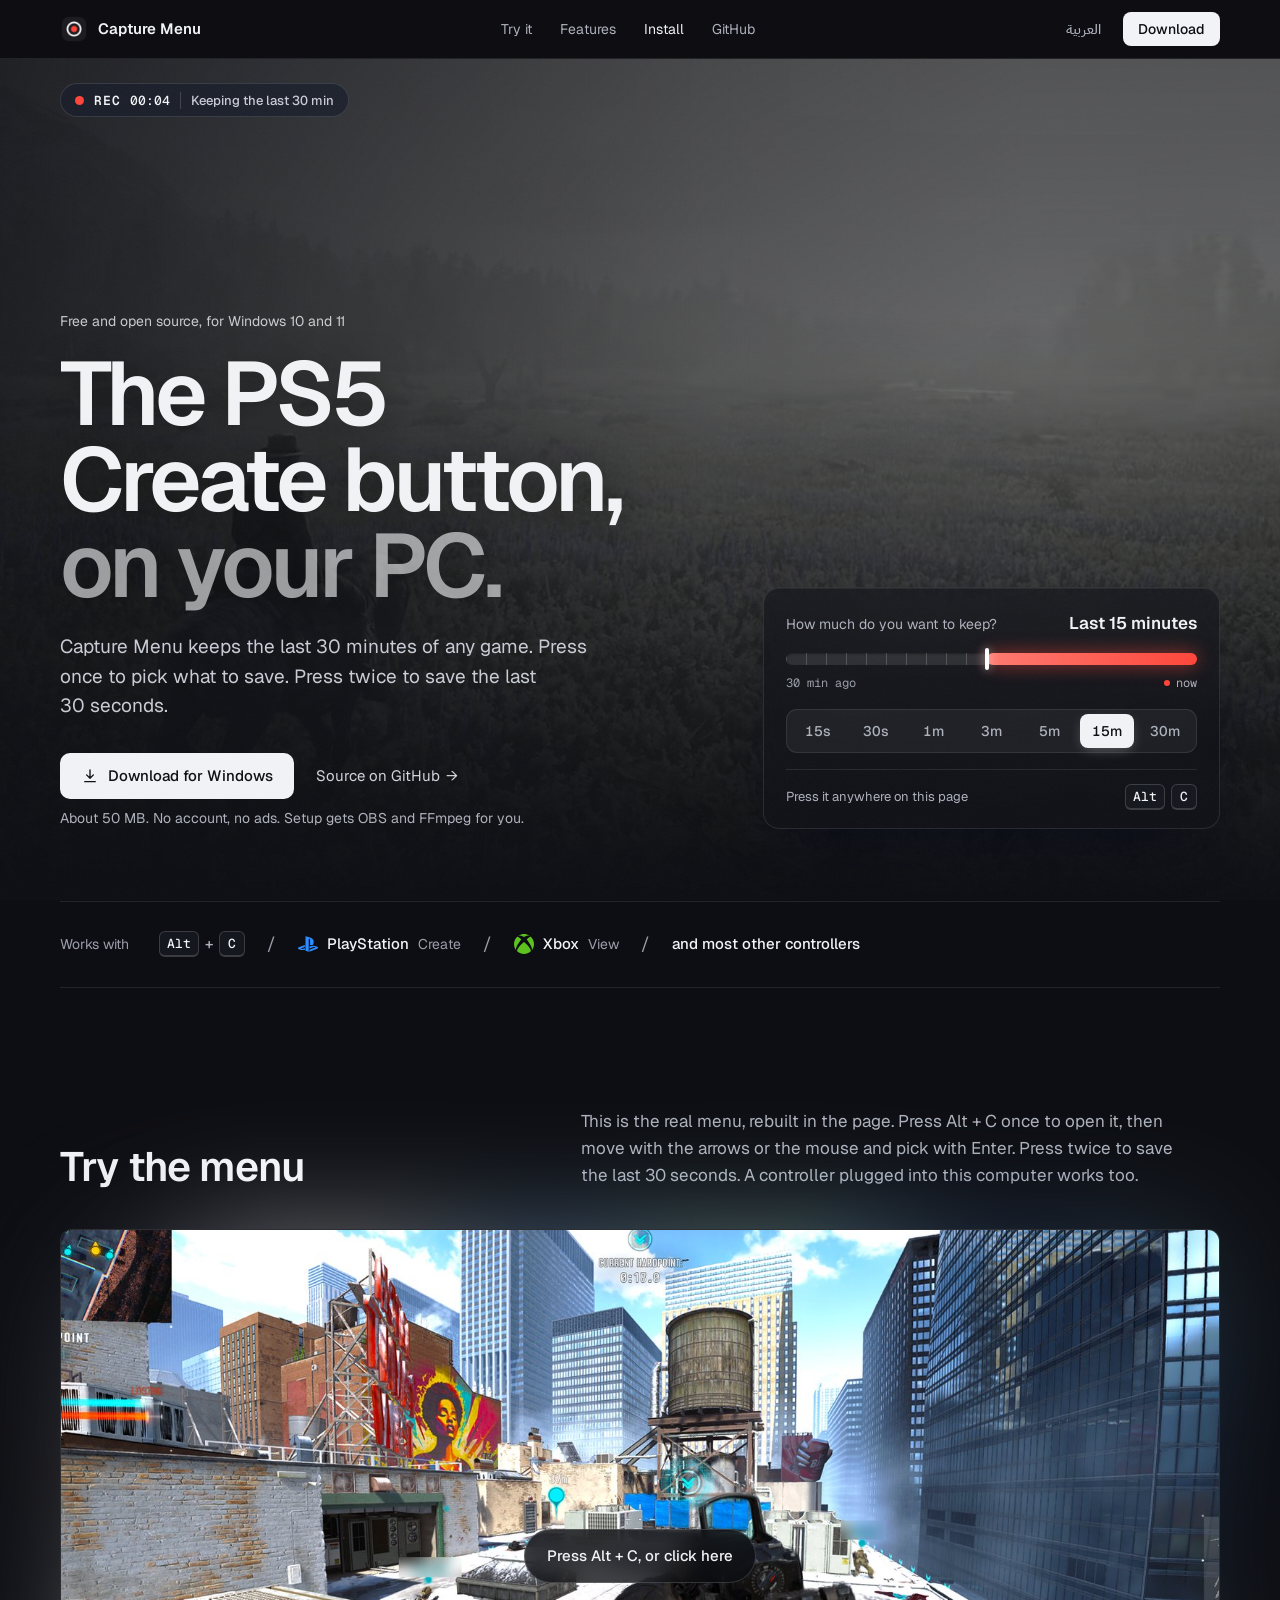
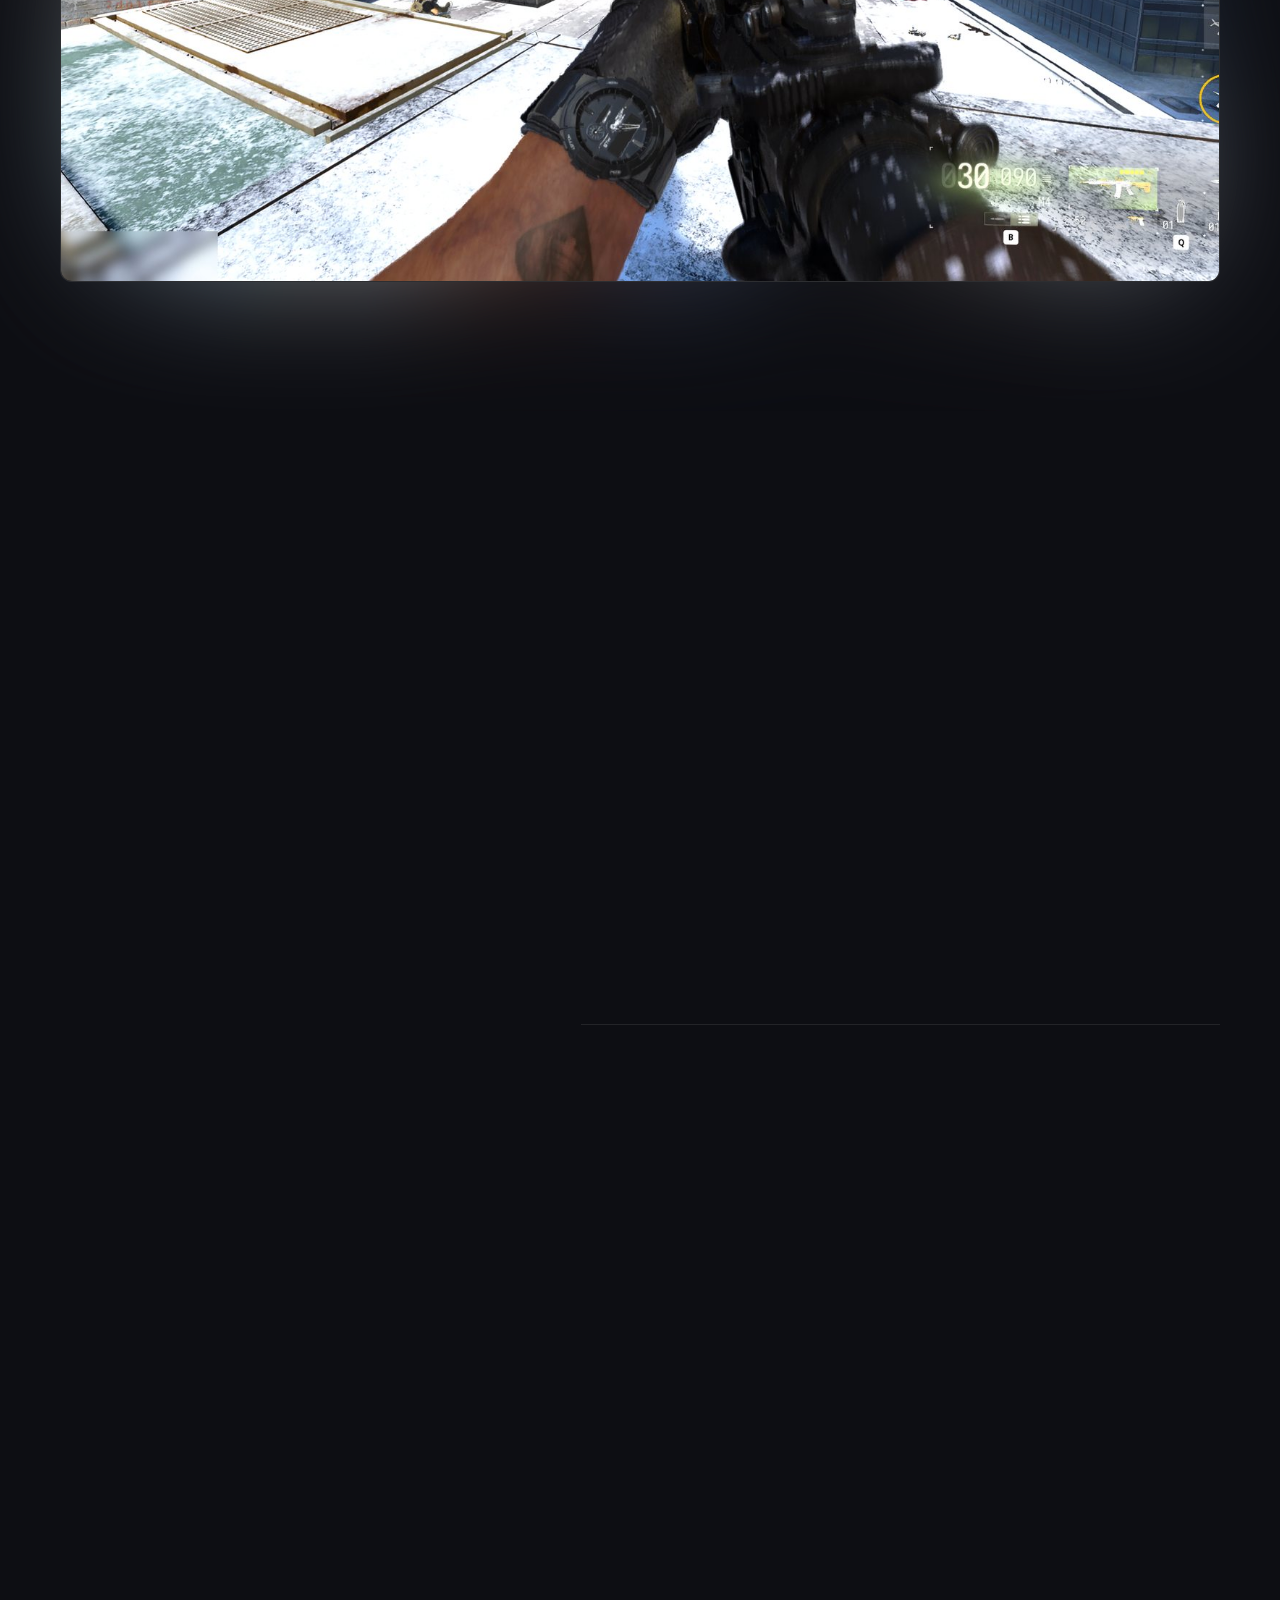
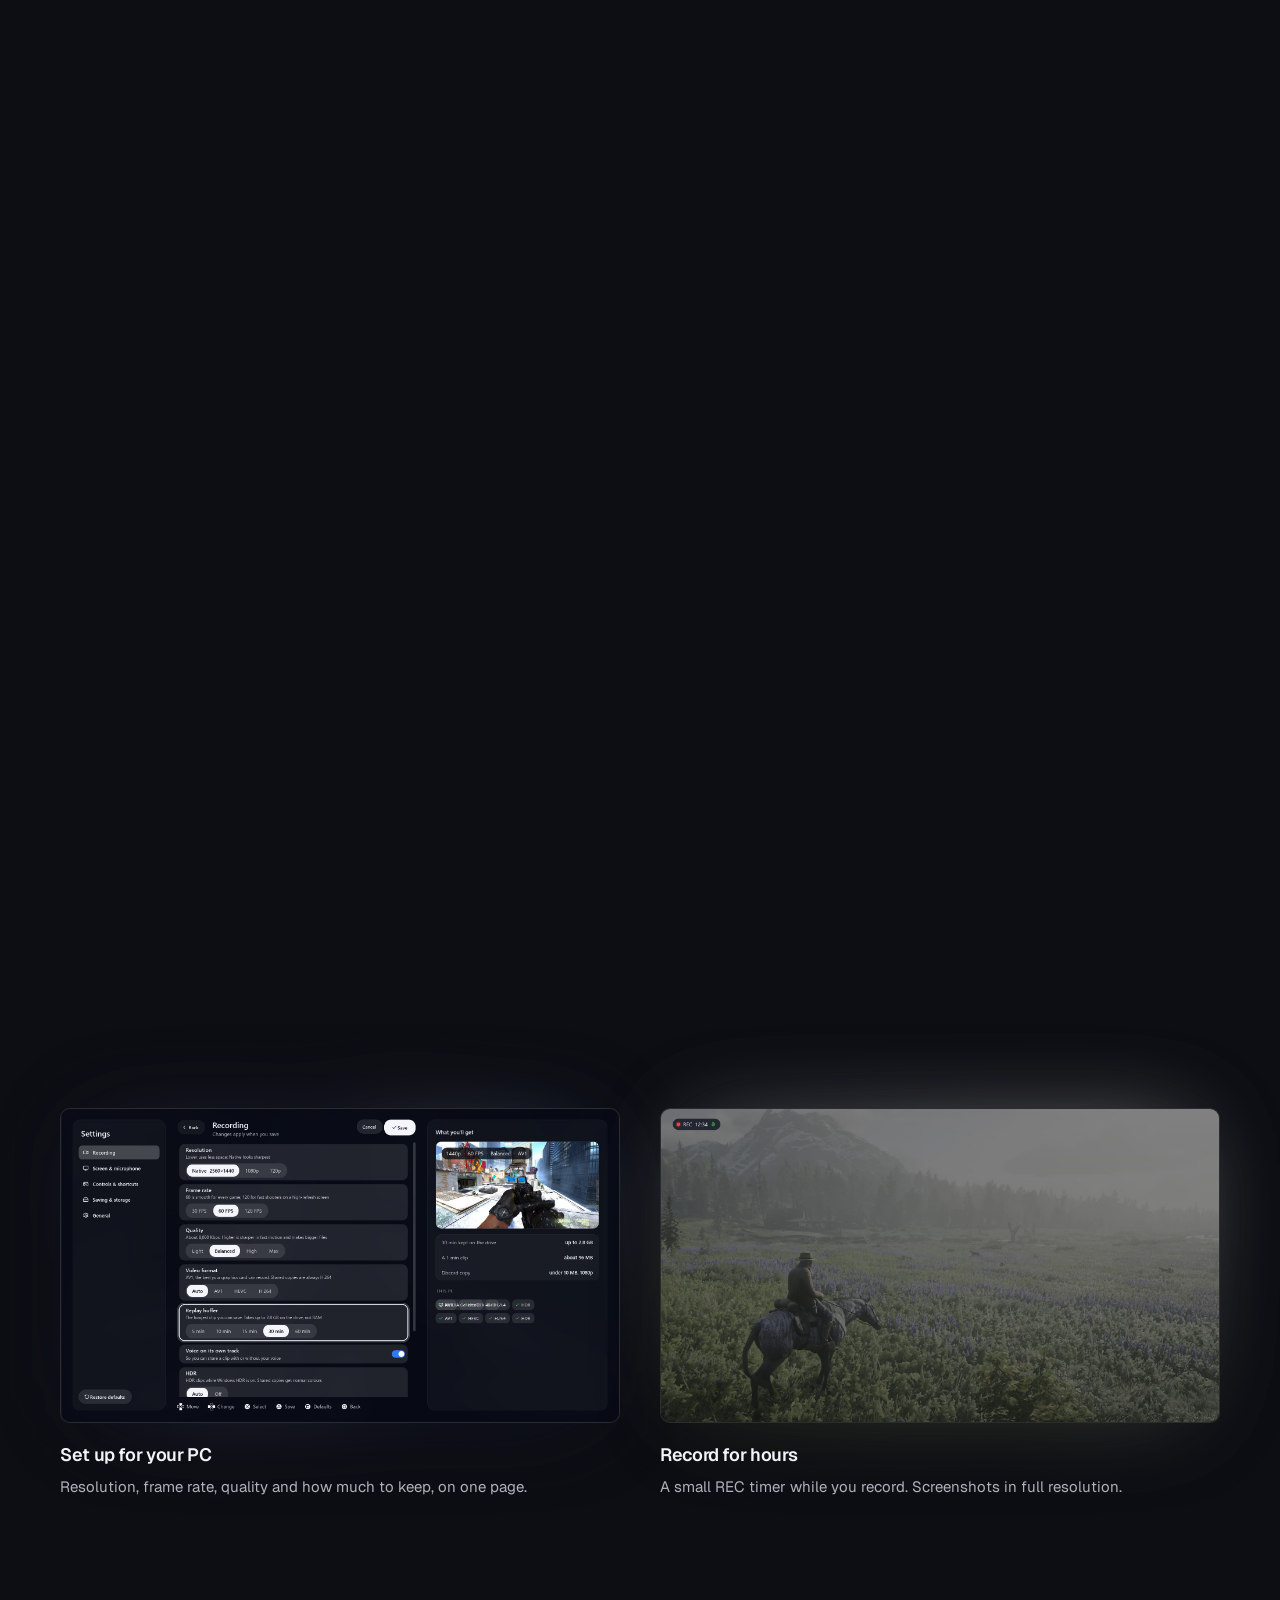
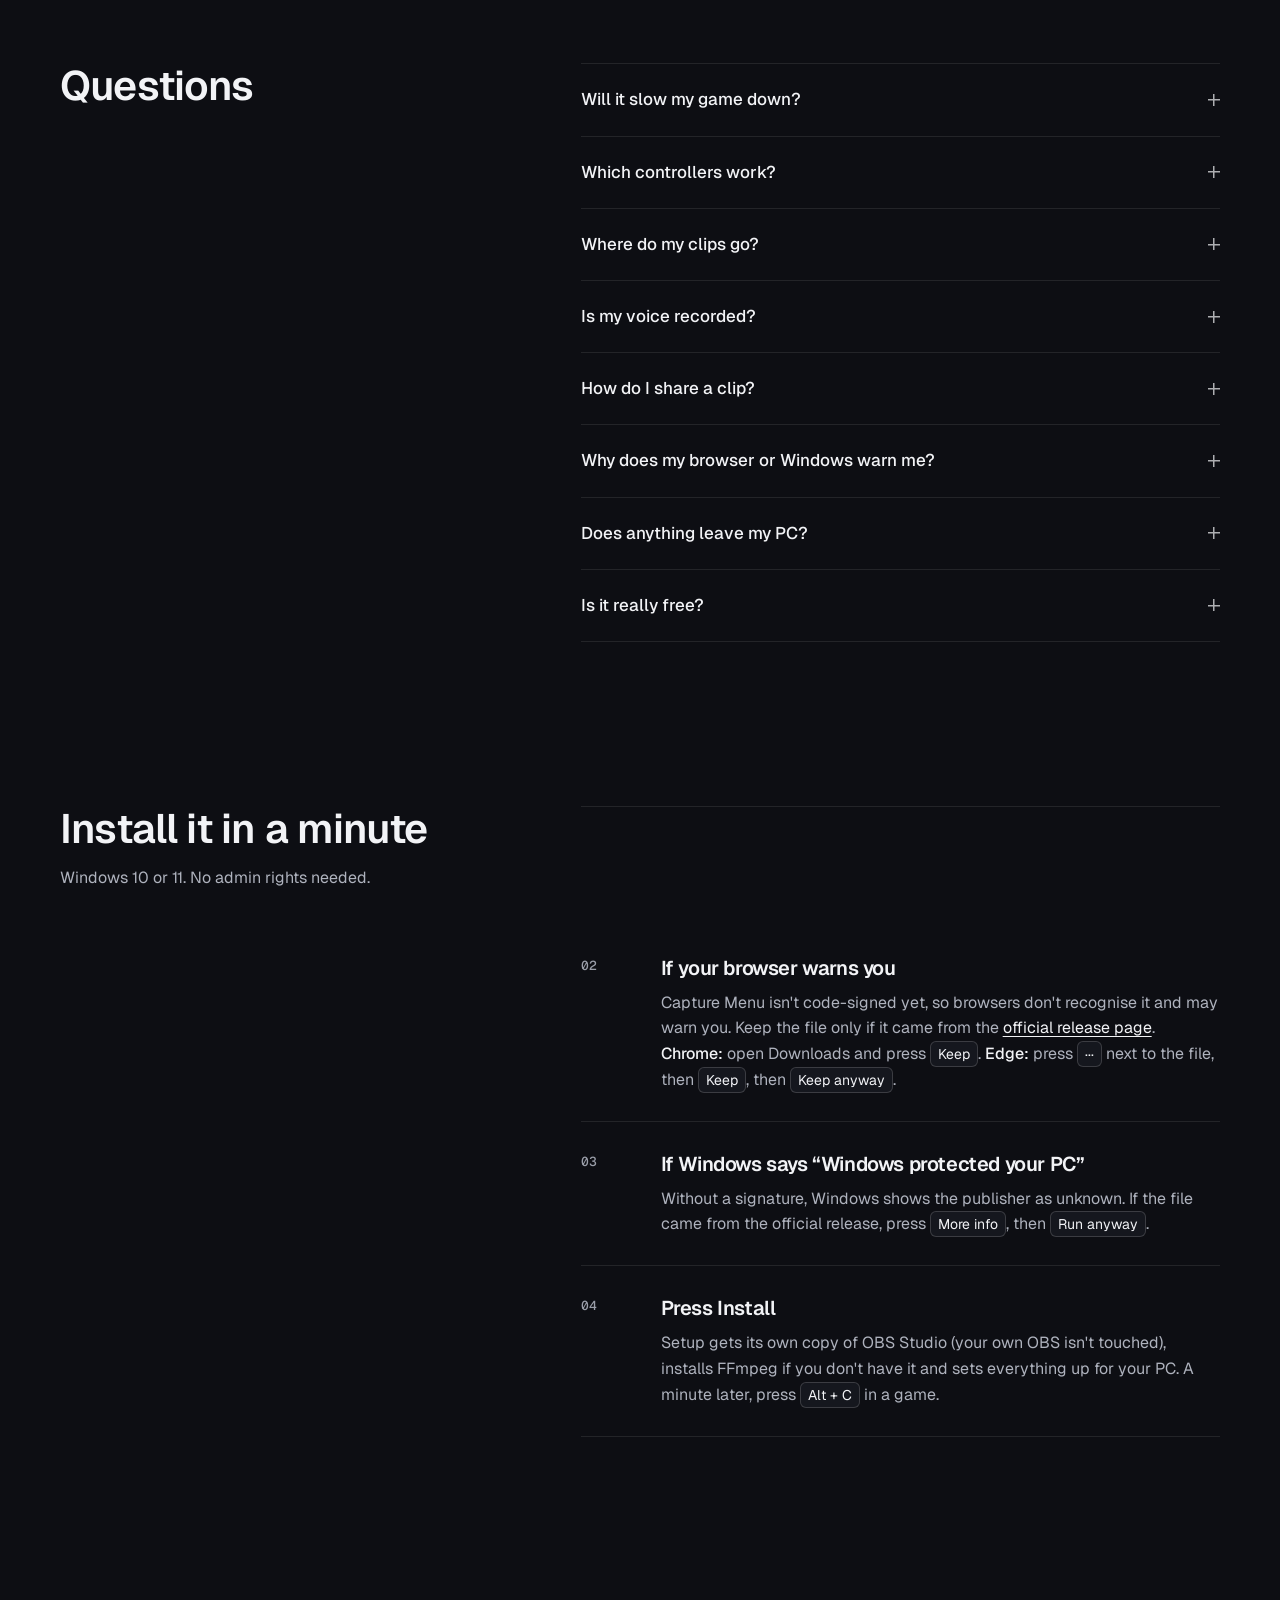
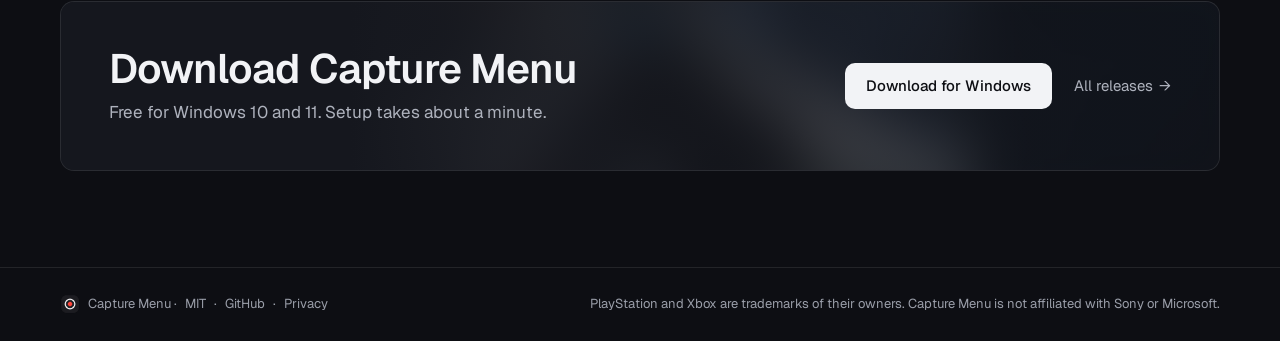
<file: site/index.html>
<!doctype html>
<html lang="en" dir="ltr">
<head>
  <meta charset="utf-8">
  <meta name="viewport" content="width=device-width, initial-scale=1">
  <title>Capture Menu · The PS5 Create button, on your PC</title>
  <meta name="description" content="Free and open source. Capture Menu keeps the last 30 minutes of any game: press once to pick what to save, press twice to save the last 30 seconds. Keyboard, PlayStation and Xbox controllers.">
  <meta property="og:title" content="Capture Menu · The PS5 Create button, on your PC">
  <meta property="og:description" content="Save the last 30 seconds up to 30 minutes of any game with Alt + C or your controller. Free, no account, no ads.">
  <meta property="og:image" content="https://amjz03.github.io/capture-menu/assets/social-preview.jpg">
  <meta property="og:url" content="https://amjz03.github.io/capture-menu/">
  <link rel="alternate" hreflang="en" href="https://amjz03.github.io/capture-menu/">
  <link rel="alternate" hreflang="ar" href="https://amjz03.github.io/capture-menu/?lang=ar">
  <link rel="alternate" hreflang="x-default" href="https://amjz03.github.io/capture-menu/">
  <meta property="og:type" content="website">
  <meta name="twitter:card" content="summary_large_image">
  <meta name="theme-color" content="#0b0c10">
  <link rel="icon" href="assets/icon.png">
  <link rel="preconnect" href="https://fonts.googleapis.com">
  <link rel="preconnect" href="https://fonts.gstatic.com" crossorigin>
  <link href="https://fonts.googleapis.com/css2?family=Geist:wght@400;500;600&family=Geist+Mono:wght@400;500&family=IBM+Plex+Sans+Arabic:wght@400;500;600&display=swap" rel="stylesheet">
  <link rel="stylesheet" href="style.css?v=56">
</head>
<body>
  <a class="skip" href="#main" data-i18n="skip">Skip to content</a>

  <header class="nav">
    <a class="brand" href="#top"><img src="assets/icon.png" alt="" width="28" height="28"><span>Capture Menu</span></a>
    <nav class="links" aria-label="Sections">
      <a href="#try" data-i18n="nav_try">Try it</a>
      <a href="#features" data-i18n="nav_features">Features</a>
      <a href="#install" data-i18n="nav_install">Install</a>
      <a href="https://github.com/Amjz03/capture-menu">GitHub</a>
    </nav>
    <div class="nav-end">
      <button class="lang" id="lang" type="button" aria-label="Switch language">العربية</button>
      <a class="btn btn-small" href="https://github.com/Amjz03/capture-menu/releases/latest/download/CaptureMenu-Setup.exe" data-i18n="download_short">Download</a>
    </div>
  </header>

  <main id="top">
    <section class="hero" id="main">
      <div class="hero-bg" aria-hidden="true">
        <video id="hero-bg" autoplay muted loop playsinline preload="auto" poster="assets/hero-bg.jpg">
          <source src="assets/hero-bg-sm.av1.mp4" type='video/mp4; codecs="av01.0.05M.10"' media="(max-width: 700px)">
          <source src="assets/hero-bg.av1.mp4" type='video/mp4; codecs="av01.0.08M.10"'>
          <source src="assets/hero-bg-sm.mp4" type="video/mp4" media="(max-width: 700px)">
          <source src="assets/hero-bg.mp4" type="video/mp4">
        </video>
      </div>
      <p class="hero-rec" aria-hidden="true" title="Capture Menu would have kept all of this"><i></i><b>REC</b><span id="rec-clock">00:00</span><span class="hero-rec-note" data-i18n="rec_note">Keeping the last 30 min</span></p>
      <div class="hero-inner">
        <div class="hero-copy reveal">
          <p class="kicker" data-i18n="kicker">Free and open source, for Windows 10 and 11</p>
          <h1 data-i18n-html="h1">The PS5 Create button, <span>on your PC.</span></h1>
          <p class="lede" data-i18n="lede">Capture Menu keeps the last 30 minutes of any game. Press once to pick what to save. Press twice to save the last 30 seconds.</p>
          <div class="ctas">
            <a class="btn" href="https://github.com/Amjz03/capture-menu/releases/latest/download/CaptureMenu-Setup.exe">
              <svg viewBox="0 0 24 24" aria-hidden="true"><path d="M12 4v11m0 0-4.5-4.5M12 15l4.5-4.5M5 19.5h14" fill="none" stroke="currentColor" stroke-width="1.8" stroke-linecap="round" stroke-linejoin="round"/></svg>
              <span data-i18n="download">Download for Windows</span>
            </a>
            <a class="link" href="https://github.com/Amjz03/capture-menu"><span data-i18n="github">Source on GitHub</span> <span class="arrow" aria-hidden="true">→</span></a>
          </div>
          <p class="release" id="release" hidden><a id="release-link" href="https://github.com/Amjz03/capture-menu/releases/latest"></a></p>
          <div class="on-phone" id="on-phone">
            <p class="on-phone-text"><span data-i18n="phone_p">Capture Menu is for Windows PCs. Try the demo here, and open this link on your computer to install it.</span> <a href="#try" data-i18n="phone_try">Try the demo</a></p>
            <div class="on-phone-actions">
              <button class="btn btn-small" id="copy-link" type="button" data-i18n="phone_copy">Copy site link</button>
              <button class="btn btn-small btn-quiet" id="share-link" type="button" data-i18n="phone_share" hidden>Share link</button>
            </div>
            <p class="on-phone-status" id="copy-status" role="status" aria-live="polite"></p>
            <label class="on-phone-manual" id="manual-link" hidden><span data-i18n="phone_manual">Copy this link:</span> <input id="manual-input" type="text" readonly dir="ltr"></label>
          </div>
          <p class="fine" data-i18n="fine">About 50 MB. No account, no ads. Setup gets OBS and FFmpeg for you.</p>
        </div>
        <div class="hero-panel reveal">
          <div class="buffer" id="buffer">
            <div class="buffer-head"><span data-i18n="buf_q">How much do you want to keep?</span><b id="buf-pick"></b></div>
            <div class="buffer-track" id="buf-track" aria-hidden="true"><div class="buffer-fill"></div><div class="buffer-slice" id="buf-slice"></div></div>
            <div class="buffer-labels" aria-hidden="true"><span data-i18n="ago">30 min ago</span><span class="now"><i></i><span data-i18n="now">now</span></span></div>
            <div class="buffer-chips" id="buf-chips" role="group" aria-label="How much to keep"></div>
          </div>
          <p class="anywhere"><span data-i18n="anywhere">Press it anywhere on this page</span> <span class="keys" dir="ltr"><kbd>Alt</kbd><kbd>C</kbd></span></p>
        </div>
      </div>
    </section>

    <section class="inputs reveal" aria-label="Works with">
      <span class="inputs-label" data-i18n="works_with">Works with</span>
      <div class="input shortcut"><kbd>Alt</kbd><span>+</span><kbd>C</kbd></div>
      <span class="slash" aria-hidden="true">/</span>
      <div class="input"><svg class="logo" viewBox="0 0 24 24" aria-hidden="true"><path id="ps-path"/></svg><span>PlayStation</span><small>Create</small></div>
      <span class="slash" aria-hidden="true">/</span>
      <div class="input"><svg class="logo" viewBox="0 0 24 24" aria-hidden="true"><path id="xbox-path"/></svg><span>Xbox</span><small>View</small></div>
      <span class="slash" aria-hidden="true">/</span>
      <div class="input"><span data-i18n="more_pads">and most other controllers</span></div>
    </section>

    <section class="try" id="try">
      <div class="section-head split reveal">
        <h2 data-i18n="try_h">Try the menu</h2>
        <p data-i18n="try_p">This is the real menu, rebuilt in the page. Press Alt + C once to open it, then move with the arrows or the mouse and pick with Enter. Press twice to save the last 30 seconds. A controller plugged into this computer works too.</p>
      </div>
      <button class="btn try-full-btn" id="try-full" type="button" data-i18n="try_full">Try it full screen</button>
      <div class="stage-wrap reveal">
        <button class="try-exit" id="try-exit" type="button" aria-label="Close" data-i18n-aria="try_exit"><svg viewBox="0 0 24 24" fill="none" stroke="currentColor" stroke-width="2.4" stroke-linecap="round"><path d="M18 6 6 18"/><path d="m6 6 12 12"/></svg></button>
        <div class="try-zoom" id="try-zoom"><button type="button" data-z="-1" aria-label="Zoom out">−</button><button type="button" data-z="1" aria-label="Zoom in">+</button></div>
        <span class="stage-light" aria-hidden="true"></span>
      <div class="try-stage" id="stage" tabindex="0" aria-label="Demo: press Alt + C">
        <div class="pc" id="pc">
          <img class="pc-game" src="assets/game.jpg" alt="Call of Duty on a snowy rooftop, the game the menu opens over" data-i18n-alt="alt_game">
          <div class="cm-menu" id="cm-menu"></div>
          <div class="cm-rec" id="cm-rec"><i></i><span>REC  00:00</span></div>
          <div class="cm-toast" id="cm-toast"></div>
          <img class="cm-page" id="cm-page" alt=""><div class="pg" id="pg"></div>
          <div class="try-flash" id="try-flash"></div>
        </div>
        <div class="try-hint"><span data-i18n="try_hint">Press Alt + C, or click here</span></div>
        <div class="page-hint" data-i18n="page_hint">Click or press Esc to go back</div>
      </div>
      </div>
      <div class="try-bar reveal">
        <div class="try-buttons">
          <button class="btn btn-quiet" id="press-once" type="button" data-i18n="press_once">Press once</button>
          <button class="btn btn-quiet" id="press-twice" type="button" data-i18n="press_twice">Press twice</button>
        </div>
        <p class="keys-legend" aria-hidden="true"><span><kbd>←</kbd><kbd>→</kbd> <span data-i18n="k_move">move</span></span><span><kbd>Enter</kbd> <span data-i18n="k_pick">pick</span></span><span><kbd>1</kbd>–<kbd>8</kbd> <span data-i18n="k_save">save a length</span></span><span><kbd>Esc</kbd> <span data-i18n="k_close">close</span></span></p>
        <p class="pad-status" id="pad-status" data-i18n="pad_none">No controller found. Plug one in and press any button.</p>
      </div>
    </section>

    <section class="journey" id="journey" aria-labelledby="journey-h">
      <h2 class="reveal" id="journey-h" data-i18n="j_h">Save it. Trim it. Share it.</h2>
      <ol class="journey-list">
        <li class="journey-step reveal"><img src="assets/picker-en.jpg" alt="Save recent gameplay: a big picture of where the clip starts over a strip of the last 30 minutes" data-i18n-alt="j1_alt" loading="lazy" data-src-lang width="1920" height="1080"><div><span class="journey-num" aria-hidden="true">1</span><h3 data-i18n="j1_h">Save the moment</h3><p data-i18n="j1_p">Press twice, or see the last 30 minutes as pictures and pick where the clip starts.</p></div></li>
        <li class="journey-step reveal"><img src="assets/trim-en.jpg" alt="Trimming a clip on a timeline of frames" data-i18n-alt="j2_alt" loading="lazy" data-src-lang width="1920" height="1080"><div><span class="journey-num" aria-hidden="true">2</span><h3 data-i18n="j2_h">Trim it</h3><p data-i18n="j2_p">Cut it to the frame. The original stays.</p></div></li>
        <li class="journey-step reveal"><img src="assets/viewer-en.jpg" alt="The clip viewer, with Share first in its row of buttons" data-i18n-alt="j3_alt" loading="lazy" data-src-lang width="1920" height="1080"><div><span class="journey-num" aria-hidden="true">3</span><h3 data-i18n="j3_h">Share it</h3><p data-i18n="j3_p">Press Share, pick Discord, your phone or Copy, and a copy that fits is ready to paste.</p></div></li>
      </ol>
    </section>

    <section class="steps" aria-labelledby="how-h">
      <h2 class="reveal" id="how-h" data-i18n="how_h">How it works</h2>
      <ol class="step-list">
        <li class="step reveal"><span class="num">01</span><div><h3 data-i18n="s1_h">Play</h3><p data-i18n="s1_p">It quietly keeps the last 30 minutes of your game, on any screen, with any graphics card.</p></div></li>
        <li class="step reveal"><span class="num">02</span><div><h3 data-i18n="s2_h">Press</h3><p data-i18n="s2_p">Once for the menu over your game, to save, take a screenshot or record. Twice to save the last 30 seconds.</p></div></li>
        <li class="step reveal"><span class="num">03</span><div><h3 data-i18n="s3_h">Keep</h3><p data-i18n="s3_p">Every clip lands in its game's folder, ready to watch, trim and share.</p></div></li>
      </ol>
    </section>

    <section class="features" id="features">
      <div class="section-head split reveal">
        <h2 data-i18n="f_h">Everything after the press</h2>
        <p data-i18n="f_p">Saving is one part. The rest of the app is built for what you do next with the clip, with a controller or a mouse.</p>
      </div>
      <figure class="row reveal"><video class="lazy-video" muted loop playsinline preload="none" poster="assets/picker-en.jpg" data-lang-video aria-label="Capture Menu in Red Dead Redemption 2: the bar opens, a length is picked, the clip is saved">
          <source src="assets/hero-en-sm.mp4" type="video/mp4" media="(max-width: 700px)">
          <source src="assets/hero-en.mp4" type="video/mp4">
        </video><figcaption><h3 data-i18n="t1_h">Pick how much to keep</h3><p data-i18n="t1_p">The last 15 seconds to 30 minutes, or everything. See them as pictures, move the clip earlier or later, then save.</p></figcaption></figure>
      <figure class="row flip reveal"><img src="assets/library-en.jpg" alt="The Captures page: games on the side, clips and screenshots grouped by Today, This week and earlier" data-i18n-alt="alt_library" loading="lazy" data-src-lang><figcaption><h3 data-i18n="t4_h">A folder for every game</h3><p data-i18n="t4_p">Found automatically. Today, This week and earlier; favorites, titles, notes, sizes.</p></figcaption></figure>
      <div class="grid">
        <figure class="cell reveal"><img src="assets/app/settings-en.jpg" alt="The Settings page: sections on the side, the recording settings, and what they add up to" data-i18n-alt="alt_settings" loading="lazy" data-src-lang><figcaption><h3 data-i18n="t8_h">Set up for your PC</h3><p data-i18n="t8_p">Resolution, frame rate, quality and how much to keep, on one page.</p></figcaption></figure>
        <figure class="cell reveal"><img src="assets/rec-en.jpg" alt="Red Dead Redemption 2 with a small REC 12:34 timer and a green mic in the corner" data-i18n-alt="alt_rec" loading="lazy" data-src-lang><figcaption><h3 data-i18n="t7_h">Record for hours</h3><p data-i18n="t7_p">A small REC timer while you record. Screenshots in full resolution.</p></figcaption></figure>
      </div>
    </section>

    <section class="faq" id="faq" aria-labelledby="faq-h">
      <h2 class="reveal" id="faq-h" data-i18n="faq_h">Questions</h2>
      <div class="faq-list reveal">
        <details class="faq-item"><summary data-i18n="q_perf_h">Will it slow my game down?</summary><p data-i18n="q_perf_p">OBS records on your graphics card, and the last minutes are kept on your drive, not in RAM. Capture Menu itself waits quietly in the tray.</p></details>
        <details class="faq-item"><summary data-i18n="q_pads_h">Which controllers work?</summary><p data-i18n="q_pads_p">DualSense, Xbox and most others, plus Alt + C on the keyboard. The buttons on screen match the controller in your hands.</p></details>
        <details class="faq-item"><summary data-i18n="q_files_h">Where do my clips go?</summary><p data-i18n="q_files_p">A folder for every game, found by itself. Clips and screenshots can go to different drives, and recording follows your game across monitors and TVs.</p></details>
        <details class="faq-item"><summary data-i18n="q_voice_h">Is my voice recorded?</summary><p data-i18n="q_voice_p">If you want. It goes on its own track, so you can make it louder or quieter in any clip later, or leave it out of a copy you share.</p></details>
        <details class="faq-item"><summary data-i18n="q_share_h">How do I share a clip?</summary><p data-i18n="q_share_p">Pick Discord, Your phone (scan a QR code) or Copy. For Discord a copy that fits 10, 50 or 500 MB is made and copied, ready to paste with Ctrl + V; Copy makes an MP4 that plays everywhere when the clip needs it.</p></details>
        <details class="faq-item"><summary data-i18n="q_safe_h">Why does my browser or Windows warn me?</summary><p data-i18n-html="q_safe_p">Capture Menu isn't code-signed yet, so Windows can't show a verified publisher. Download it only from the <a href="https://github.com/Amjz03/capture-menu/releases/latest">official release on GitHub</a> and follow the install steps below. A clean virus scan is a good sign, not a guarantee.</p></details>
        <details class="faq-item" id="privacy"><summary data-i18n="q_privacy_h">Does anything leave my PC?</summary><p data-i18n="q_privacy_p">Your clips and settings aren't sent anywhere. It talks to OBS on your PC, and asks GitHub for the latest version number to tell you about updates. This website counts visits with GoatCounter, without cookies.</p></details>
        <details class="faq-item"><summary data-i18n="q_free_h">Is it really free?</summary><p data-i18n="q_free_p">Yes. Open source under the MIT license, with no account, no ads and no watermark. In English and Arabic.</p></details>
      </div>
    </section>

    <section class="steps install" id="install" aria-labelledby="install-h">
      <div class="reveal">
        <h2 id="install-h" data-i18n="install_h">Install it in a minute</h2>
        <p class="install-note" data-i18n="install_p">Windows 10 or 11. No admin rights needed.</p>
      </div>
      <ol class="step-list">
        <li class="step reveal"><span class="num">01</span><div><h3 data-i18n="i_dl_h">Download</h3><p data-i18n-html="i_dl_p">Get <a href="https://github.com/Amjz03/capture-menu/releases/latest/download/CaptureMenu-Setup.exe">CaptureMenu-Setup.exe</a>, about 50 MB.</p></div></li>
        <li class="step reveal"><span class="num">02</span><div><h3 data-i18n="i_browser_h">If your browser warns you</h3><p data-i18n-html="i_browser_p">Capture Menu isn't code-signed yet, so browsers don't recognise it and may warn you. Keep the file only if it came from the <a href="https://github.com/Amjz03/capture-menu/releases/latest">official release page</a>. <b>Chrome:</b> open Downloads and press <span class="ui">Keep</span>. <b>Edge:</b> press <span class="ui">···</span> next to the file, then <span class="ui">Keep</span>, then <span class="ui">Keep anyway</span>.</p></div></li>
        <li class="step reveal"><span class="num">03</span><div><h3 data-i18n="i_smartscreen_h">If Windows says “Windows protected your PC”</h3><p data-i18n-html="i_smartscreen_p">Without a signature, Windows shows the publisher as unknown. If the file came from the official release, press <span class="ui">More info</span>, then <span class="ui">Run anyway</span>.</p></div></li>
        <li class="step reveal"><span class="num">04</span><div><h3 data-i18n="i_install_h">Press Install</h3><p data-i18n-html="i_install_p">Setup gets its own copy of OBS Studio (your own OBS isn't touched), installs FFmpeg if you don't have it and sets everything up for your PC. A minute later, press <span class="ui">Alt + C</span> in a game.</p></div></li>
      </ol>
    </section>

    <section class="final reveal">
      <div>
        <h2 data-i18n="final_h">Download Capture Menu</h2>
        <p data-i18n="final_p">Free for Windows 10 and 11. Setup takes about a minute.</p>
      </div>
      <div class="ctas">
        <a class="btn" href="https://github.com/Amjz03/capture-menu/releases/latest/download/CaptureMenu-Setup.exe" data-i18n="download">Download for Windows</a>
        <a class="link" href="https://github.com/Amjz03/capture-menu/releases"><span data-i18n="all_releases">All releases</span> <span class="arrow" aria-hidden="true">→</span></a>
      </div>
    </section>
  </main>

  <!-- after the download starts: what Windows and the browser will say, and what to press -->
  <dialog class="dl-guide" id="dl-guide" aria-labelledby="dl-guide-h">
    <h2 id="dl-guide-h" data-i18n="g_h">Your download has started</h2>
    <p class="dl-guide-sub" data-i18n="g_sub">Capture Menu isn't code-signed yet, so you'll see two warnings. Both are expected.</p>
    <ol class="dl-guide-steps">
      <li>
        <span class="num">1</span>
        <div>
          <h3 data-i18n="g_1h">Your browser asks about the file</h3>
          <p data-i18n-html="g_1p">Press <span class="ui">Keep</span>. In Edge: <span class="ui">···</span>, then <span class="ui">Keep</span>, then <span class="ui">Keep anyway</span>.</p>
        </div>
      </li>
      <li>
        <span class="num">2</span>
        <div>
          <h3 data-i18n="g_2h">Windows shows a blue window</h3>
          <div class="ss" aria-hidden="true">
            <b data-i18n="g_ss_t">Windows protected your PC</b>
            <span class="ss-line"></span><span class="ss-line short"></span>
            <u class="ss-more" data-i18n="g_ss_more">More info</u>
            <span class="ss-btns"><span class="ss-run" data-i18n="g_ss_run">Run anyway</span><span class="ss-no" data-i18n="g_ss_no">Don't run</span></span>
          </div>
          <p data-i18n-html="g_2p">Press <span class="ui">More info</span>, then <span class="ui">Run anyway</span>.</p>
        </div>
      </li>
      <li>
        <span class="num">3</span>
        <div>
          <h3 data-i18n="g_3h">Press Install</h3>
          <p data-i18n-html="g_3p">About a minute later, press <span class="ui">Alt + C</span> in any game.</p>
        </div>
      </li>
    </ol>
    <div class="dl-guide-acts">
      <button class="btn" type="button" id="dl-guide-ok" data-i18n="g_ok">Got it</button>
      <a class="link" href="https://github.com/Amjz03/capture-menu/releases/latest/download/CaptureMenu-Setup.exe" data-dl-again data-i18n="g_again">Didn't start? Download again</a>
    </div>
  </dialog>

  <footer class="foot">
    <span class="foot-brand"><img src="assets/icon.png" alt="" width="20" height="20">Capture Menu · <a href="https://github.com/Amjz03/capture-menu/blob/main/LICENSE">MIT</a> · <a href="https://github.com/Amjz03/capture-menu">GitHub</a> · <a href="#privacy" data-i18n="privacy">Privacy</a></span>
    <span data-i18n="tm">PlayStation and Xbox are trademarks of their owners. Capture Menu is not affiliated with Sony or Microsoft.</span>
  </footer>

  <script src="pages.js?v=7"></script>
<script src="demo.js?v=52"></script>
  <script src="app.js?v=49"></script>
  <script data-goatcounter="https://capturemenu.goatcounter.com/count" async src="https://gc.zgo.at/count.js"></script>
</body>
</html>
</file>
<file: site/style.css>
/* Capture Menu's site. The app's own rules: a quiet blue-black, white for the thing to press,
   red only where something is being recorded. */
:root {
  --bg: #0d0e13;
  --bg-2: #15171e;
  --void: #05060a;
  --line: rgba(255, 255, 255, 0.09);
  --line-2: rgba(255, 255, 255, 0.16);
  --ink: #f2f3f6;
  --muted: #aeb2bd;
  --faint: #9a9ea9;
  --red: #ff453a;
  --sans: "Geist", "IBM Plex Sans Arabic", system-ui, sans-serif;
  --mono: "Geist Mono", ui-monospace, monospace;
  --max: 1160px;
  --ease: cubic-bezier(.2, .8, .2, 1);
  --z-grain: 40; --z-nav: 50; --z-skip: 60;   /* the only layers above the page */
}
html[dir="rtl"] { --sans: "IBM Plex Sans Arabic", "Geist", system-ui, sans-serif; }

* { box-sizing: border-box; }
html { scroll-behavior: smooth; }
body {
  margin: 0; background: var(--bg); color: var(--ink); font: 400 16px/1.6 var(--sans);
  -webkit-font-smoothing: antialiased; overflow-x: hidden;
}
body::after {
  content: ""; position: fixed; inset: 0; z-index: var(--z-grain); pointer-events: none; opacity: 0.035;
  background-image: url("data:image/svg+xml;utf8,<svg xmlns='http://www.w3.org/2000/svg' width='160' height='160'><filter id='n'><feTurbulence type='fractalNoise' baseFrequency='0.9' numOctaves='2' stitchTiles='stitch'/></filter><rect width='100%' height='100%' filter='url(%23n)'/></svg>");
}
a { color: inherit; }
img { max-width: 100%; display: block; }
h1, h2, h3 { margin: 0; font-weight: 600; letter-spacing: -0.02em; text-wrap: balance; }
html[dir="rtl"] :is(h1, h2, h3) { letter-spacing: 0; }
html[dir="rtl"] :is(.fine, .release, .keys-legend, .pad-status, .input small, .hero-rec-note, .anywhere, .foot) { font-size: 15px; }
p { text-wrap: pretty; }
main > section { width: min(var(--max), 100% - 48px); margin-inline: auto; }
section { scroll-margin-top: 80px; }
:focus-visible { outline: 2px solid var(--ink); outline-offset: 3px; border-radius: 4px; }
.skip { position: absolute; inset-inline-start: 16px; top: -60px; padding: 8px 14px; background: var(--ink); color: var(--bg); border-radius: 8px; z-index: var(--z-skip); text-decoration: none; }
.skip:focus { top: 12px; }
kbd {
  display: inline-grid; place-items: center; min-width: 26px; height: 26px; padding: 0 7px; border-radius: 6px;
  border: 1px solid var(--line-2); border-bottom-width: 2px; background: var(--bg-2); color: var(--ink);
  font: 500 13px var(--mono); direction: ltr;
}

/* ------------------------------------------------------------- nav */
.nav {
  position: sticky; top: 0; z-index: var(--z-nav); display: flex; align-items: center; justify-content: space-between; gap: 20px;
  padding: 12px max(24px, calc((100% - var(--max)) / 2)); background: rgba(13, 14, 19, 0.78);
  backdrop-filter: blur(14px); border-bottom: 1px solid var(--line);
}
.brand { display: flex; align-items: center; gap: 10px; text-decoration: none; font-weight: 600; font-size: 15px; }
.brand img { border-radius: 7px; }
.links { display: flex; gap: 28px; }
.links a { text-decoration: none; color: var(--muted); font-size: 14px; transition: color .2s; }
.links a:hover, .links a.here { color: var(--ink); }
.nav-end { display: flex; align-items: center; gap: 10px; }
.lang {
  height: 34px; padding: 0 12px; border-radius: 8px; border: 0; background: none; color: var(--muted);
  font: 500 14px "IBM Plex Sans Arabic", var(--sans); cursor: pointer; transition: color .2s, background .2s;
}
html[dir="rtl"] .lang { font-family: "Geist", var(--sans); }
.lang:hover { color: var(--ink); background: rgba(255, 255, 255, 0.05); }

/* ------------------------------------------------------------- buttons */
.btn {
  display: inline-flex; align-items: center; justify-content: center; gap: 9px; height: 46px; padding: 0 20px; border-radius: 10px;
  border: 1px solid transparent; background: var(--ink); color: #0d0e13; cursor: pointer;
  font: 500 15px var(--sans); text-decoration: none; white-space: nowrap; transition: background .2s, transform .2s var(--ease), box-shadow .2s;
}
.btn svg { width: 18px; height: 18px; }
.btn:hover { background: #fff; transform: translateY(-1px); box-shadow: 0 8px 24px -10px rgba(255, 255, 255, 0.45); }
.btn:active { transform: translateY(1px); }
.btn-small { height: 34px; padding: 0 14px; font-size: 14px; border-radius: 8px; }
.btn-quiet { background: transparent; color: var(--ink); border-color: var(--line-2); height: 40px; font-size: 14px; }
.btn-quiet:hover { background: rgba(255, 255, 255, 0.06); }
.link { display: inline-flex; align-items: center; gap: 6px; color: var(--muted); text-decoration: none; font-size: 15px; transition: color .2s; }
.link:hover { color: var(--ink); }
.link .arrow { transition: transform .2s var(--ease); }
.link:hover .arrow { transform: translateX(3px); }
html[dir="rtl"] .link .arrow { transform: scaleX(-1); }
html[dir="rtl"] .link:hover .arrow { transform: scaleX(-1) translateX(3px); }

/* ------------------------------------------------------------- hero */
main > section.hero {
  position: relative; isolation: isolate; width: 100%; min-height: min(calc(100svh - 58px), 900px);
  display: flex; align-items: flex-end; padding: 150px 0 72px; overflow: clip;   /* clip: focusing the link field can't scroll it sideways */
}
/* a misty ride in Red Dead behind it all, slow and quiet */
.hero-bg { position: absolute; inset: 0; z-index: -2; background: #0d0e13 url("assets/hero-bg.jpg") center / cover; }
.hero-bg video { width: 100%; height: 100%; object-fit: cover; display: block; }
.hero::before {   /* dark where the words are */
  content: ""; position: absolute; inset: 0; z-index: -1;
  background:
    linear-gradient(0deg, var(--bg) 0%, rgba(13, 14, 19, 0.7) 24%, rgba(13, 14, 19, 0.2) 62%, rgba(13, 14, 19, 0.4) 100%),
    linear-gradient(90deg, rgba(13, 14, 19, 0.72) 0%, rgba(13, 14, 19, 0.15) 55%, transparent 80%);
}
html[dir="rtl"] .hero::before {
  background:
    linear-gradient(0deg, var(--bg) 0%, rgba(13, 14, 19, 0.7) 24%, rgba(13, 14, 19, 0.2) 62%, rgba(13, 14, 19, 0.4) 100%),
    linear-gradient(270deg, rgba(13, 14, 19, 0.72) 0%, rgba(13, 14, 19, 0.15) 55%, transparent 80%);
}
.hero-rec {   /* the app's REC indicator: how long this page has been open */
  position: absolute; top: 24px; left: max(24px, calc((100% - var(--max)) / 2)); margin: 0;
  display: flex; align-items: center; gap: 10px; height: 34px; padding: 0 14px; border-radius: 17px;
  background: rgba(24, 29, 44, 0.7); border: 1px solid rgba(255, 255, 255, 0.12); backdrop-filter: blur(10px);
  font: 500 13px var(--mono); color: var(--ink); direction: ltr; font-variant-numeric: tabular-nums;
}
.hero-rec i { width: 9px; height: 9px; border-radius: 50%; background: var(--red); animation: live 1.6s ease-in-out infinite; }
.hero-rec b { font-weight: 600; letter-spacing: 0.06em; }
.hero-rec-note { color: #c9ccd5; font-family: var(--sans); padding-inline-start: 10px; border-inline-start: 1px solid var(--line-2); }
html[dir="rtl"] .hero-rec { left: auto; right: max(24px, calc((100% - var(--max)) / 2)); }
html[dir="rtl"] .hero-rec-note { direction: rtl; border: 0; padding: 0; margin-inline-end: 10px; padding-inline-end: 10px; border-inline-end: 1px solid var(--line-2); }
.hero-inner {
  width: min(var(--max), 100% - 48px); margin-inline: auto;
  display: grid; grid-template-columns: 7fr 5fr; gap: 64px; align-items: end;
}
.kicker { margin: 0 0 18px; color: var(--ink); opacity: 0.8; font-size: 14px; }
h1 { font-size: clamp(48px, 7vw, 100px); line-height: 0.96; letter-spacing: -0.045em; text-shadow: 0 2px 30px rgba(0, 0, 0, 0.35); }
h1 span { color: rgba(242, 243, 246, 0.62); }
html[dir="rtl"] h1 { line-height: 1.2; font-size: clamp(40px, 5.6vw, 80px); }
.lede { color: #c9ccd5; font-size: 19px; line-height: 1.55; margin: 24px 0 32px; max-width: 30em; }
.ctas { display: flex; flex-wrap: wrap; align-items: center; gap: 22px; }
.hero .link { color: #d2d5dd; }
.fine { color: var(--muted); font-size: 14px; margin: 8px 0 0; }
.release { margin: 22px 0 0; font-size: 14px; }
.release[hidden] + .fine { margin-top: 22px; }
.release a { color: var(--muted); text-decoration: none; font-variant-numeric: tabular-nums; }
.release a > span { color: var(--ink); }
.release a:hover > span { text-decoration: underline; text-underline-offset: 3px; }
html[dir="rtl"] .release .arrow { display: inline-block; transform: scaleX(-1); }

.hero-panel {
  padding: 22px 22px 18px; border-radius: 16px; background: rgba(15, 17, 24, 0.58); backdrop-filter: blur(18px) saturate(1.2);
  border: 1px solid rgba(255, 255, 255, 0.1); box-shadow: inset 0 1px 0 rgba(255, 255, 255, 0.06), 0 30px 60px -30px rgba(4, 8, 24, 0.9);
}
.anywhere { display: flex; align-items: center; gap: 6px; margin: 16px 0 0; padding-top: 14px; border-top: 1px solid var(--line); color: var(--muted); font-size: 13px; }
.anywhere > span:first-child { margin-inline-end: auto; }
.anywhere .keys { display: flex; gap: 6px; }
.buffer { margin: 0; }
.buffer-head { display: flex; justify-content: space-between; align-items: baseline; gap: 12px; margin-bottom: 16px; color: var(--muted); font-size: 14px; }
.buffer-head b { color: var(--ink); font-size: 17px; font-weight: 600; white-space: nowrap; }
/* 30 minutes to scale: 15 minutes is half the bar */
.buffer-track { position: relative; height: 12px; border-radius: 6px; background: rgba(255, 255, 255, 0.1); box-shadow: inset 0 1px 2px rgba(0, 0, 0, 0.4); direction: ltr; cursor: pointer; touch-action: none; }
.buffer-fill { position: absolute; inset: 0; border-radius: inherit; background: repeating-linear-gradient(90deg, rgba(255, 255, 255, 0.18) 0 1px, transparent 1px 20px); animation: flow 2.4s linear infinite; }
@keyframes flow { to { background-position: -20px 0; } }
.buffer-slice { position: absolute; right: 0; top: 0; bottom: 0; background: linear-gradient(90deg, #ff7a70, var(--red)); border-radius: 6px; box-shadow: 0 0 18px rgba(255, 69, 58, 0.6); transition: width .5s var(--ease); }
.buffer-slice::before {   /* where the clip starts, like a trim handle */
  content: ""; position: absolute; left: -2px; top: -5px; bottom: -5px; width: 4px; border-radius: 2px; background: #fff; box-shadow: 0 0 10px rgba(255, 255, 255, 0.6);
}
.buffer-labels { display: flex; justify-content: space-between; margin-top: 10px; color: var(--faint); font: 12px var(--mono); direction: ltr; }
.buffer-labels .now { display: flex; align-items: center; gap: 6px; color: var(--muted); }
.buffer-labels i { width: 6px; height: 6px; border-radius: 50%; background: var(--red); animation: live 1.6s ease-in-out infinite; }
@keyframes live { 50% { box-shadow: 0 0 0 5px rgba(255, 69, 58, 0); } 0%, 100% { box-shadow: 0 0 0 0 rgba(255, 69, 58, 0.55); } }
.buffer-chips {
  display: grid; grid-template-columns: repeat(7, 1fr); gap: 4px; margin-top: 18px; padding: 4px;
  border-radius: 11px; background: rgba(255, 255, 255, 0.05); border: 1px solid var(--line);
}
.buffer-chips button {
  height: 34px; padding: 0; border-radius: 8px; border: 0; background: none; color: var(--muted);
  font: 500 14px var(--sans); font-variant-numeric: tabular-nums; cursor: pointer; transition: background .2s, color .2s, box-shadow .2s;
}
.buffer-chips button:hover { color: var(--ink); background: rgba(255, 255, 255, 0.06); }
.buffer-chips button.on { background: var(--ink); color: #0d0e13; box-shadow: 0 4px 14px -4px rgba(255, 255, 255, 0.35); }

/* ------------------------------------------------------------- works with */
.inputs {
  display: flex; flex-wrap: wrap; align-items: center; gap: 14px 22px; padding: 28px 0;
  border-top: 1px solid var(--line); border-bottom: 1px solid var(--line); color: var(--ink);
}
.inputs-label { color: var(--faint); font-size: 14px; margin-inline-end: 8px; }
.input { display: flex; align-items: center; gap: 9px; font-size: 15px; font-weight: 500; }
.input small { color: var(--faint); font-size: 14px; font-weight: 400; }
.input.shortcut { direction: ltr; gap: 6px; color: var(--muted); }
.logo { width: 20px; height: 20px; fill: var(--ink); }
.input:nth-of-type(2) .logo { fill: #2f8cff; }
.input:nth-of-type(3) .logo { fill: #5dc21e; }
.slash { color: var(--faint); font-size: 18px; }

/* ------------------------------------------------------------- section heads */
.section-head { margin: 0 0 40px; }
.section-head h2, .final h2 { font-size: clamp(30px, 3.2vw, 42px); line-height: 1.1; }
.section-head p, .final p { color: var(--muted); font-size: 17px; margin: 14px 0 0; max-width: 36em; }
.split { display: grid; grid-template-columns: 5fr 7fr; gap: 64px; align-items: end; }
.split p { margin: 0; }

/* ------------------------------------------------------------- try it */
.try { padding: 120px 0 24px; }
.stage-wrap { position: relative; isolation: isolate; }
.stage-light {
  position: absolute; z-index: -1; inset: 4%; pointer-events: none; border-radius: 12px;
  background: url("assets/game.jpg") center / cover; filter: blur(70px) saturate(1.6) brightness(1.2); opacity: 0.55;
}
.try-stage {
  position: relative; aspect-ratio: 16 / 9; border-radius: 12px; overflow: hidden; outline: none; cursor: pointer;
  border: 1px solid var(--line-2); background: var(--void);
}
.try-stage:focus-visible { box-shadow: 0 0 0 2px var(--ink); }
.try-hint {
  position: absolute; left: 50%; top: 50%; transform: translate(-50%, -50%); padding: 14px 22px; border-radius: 999px;
  background: rgba(11, 12, 16, 0.78); border: 1px solid var(--line-2); backdrop-filter: blur(10px); font-weight: 500; font-size: 15px;
  transition: opacity .3s; white-space: nowrap; pointer-events: none;
}
.try-stage.used .try-hint, .try-stage.open .try-hint { opacity: 0; }
.page-hint {
  position: absolute; left: 50%; bottom: 14px; transform: translateX(-50%); padding: 8px 16px; border-radius: 999px; pointer-events: none;
  background: rgba(7, 8, 12, 0.8); border: 1px solid var(--line); font-size: 14px; font-weight: 600; opacity: 0; transition: opacity .3s; white-space: nowrap;
}
.try-stage:has(.paging) .page-hint { opacity: 1; }

/* The app's screen: 1920 × 1080, scaled to the stage. Sizes and colours are the app's own
   (capturemenu/ui_menu.py, ui_widgets.py, ui_notices.py, ui_theme.py). */
@font-face { font-family: "PromptFont"; src: url("assets/app/promptfont.woff") format("woff"); }
.pc {
  --ink: #f4f6fb; --dark: #0d1120; --muted: rgba(236, 240, 250, 0.76); --faint: rgba(236, 240, 250, 0.58); --red: #ff453a;
  position: absolute; left: 0; top: 0; width: 1920px; height: 1080px; transform: scale(var(--k, 0.5)); transform-origin: 0 0;
  overflow: hidden; color: var(--ink); line-height: normal; letter-spacing: 0;
  font-family: "Segoe UI Variable Text", "Segoe UI", "Geist", "IBM Plex Sans Arabic", sans-serif;
}
.pc-game { position: absolute; inset: 0; width: 100%; height: 100%; object-fit: cover; }
:where(.pc) button { font: inherit; color: inherit; background: none; border: 0; padding: 0; cursor: pointer; }
.pc svg { display: block; }
.pc .red { color: var(--red); }
.pc .ink { color: var(--ink); }
.pc .g { font-family: "PromptFont"; font-size: 22px; font-weight: 400; line-height: 28px; direction: ltr; }

.cm-menu {
  position: absolute; left: 0; right: 0; bottom: 0; height: 406px; transform: translateY(100%);
  transition: transform .24s cubic-bezier(.33, 1, .68, 1);
  background: linear-gradient(rgba(7, 10, 20, 0) 0, rgba(7, 10, 20, .47) 50px, rgba(7, 10, 20, .93) 114px, rgba(7, 10, 20, .98) 100%);
}
.cm-menu.picking { background: linear-gradient(rgba(7, 10, 20, 0) 70px, rgba(7, 10, 20, .47) 120px, rgba(7, 10, 20, .93) 184px, rgba(7, 10, 20, .98) 100%); }
.try-stage.open .cm-menu { transform: none; }
.cm-bar { position: absolute; left: 0; right: 0; bottom: 0; height: 316px; padding: 26px 64px 22px; display: flex; flex-direction: column; gap: 18px; box-sizing: border-box; }
.picking .cm-bar { height: 246px; }
.cm-head { display: flex; align-items: baseline; gap: 18px; height: 45px; }
.cm-game { font-family: "Segoe UI Variable Display", "Segoe UI", "Geist", "IBM Plex Sans Arabic", sans-serif; font-size: 30px; font-weight: 600; }
.cm-status { color: var(--ink); font-size: 17px; background: rgba(255, 255, 255, .1); border-radius: 20px; padding: 6px 16px 7px 14px; align-self: center; }
.cm-status .green, .cm-card .sub .green { color: #32d74b; }
.cm-card .sub .red { color: #ff453a; }
.cm-row .rule { width: 1px; height: 112px; margin: 12px 14px 0; background: rgba(255, 255, 255, .16); flex: none; }
.cm-chip.save { margin-inline-start: auto; }
.cm-row { display: flex; align-items: flex-start; height: 168px; }
.cm-row .gap28 { width: 28px; flex: none; }
.cm-row .gap4 { width: 4px; flex: none; }
.cm-foot { margin-top: auto; display: flex; justify-content: space-between; align-items: center; height: 28px; }
.cm-hints { display: flex; gap: 20px; }
.hint { display: flex; align-items: center; gap: 7px; font-size: 14px; color: rgba(236, 240, 250, .8); white-space: nowrap; }
.hint .g + .g { margin-inline-start: -5px; }
.hint .dash { font-size: 12px; font-weight: 600; margin: 0 -5px; }
.cm-info { color: var(--faint); font-size: 15px; white-space: pre; }

/* the PS5's focus: the tile grows 8 % and turns white, with a soft glow */
.cm-card { position: relative; flex: none; width: 136px; height: 168px; }
.cm-card .tile {
  position: absolute; left: 18px; top: 12px; width: 100px; height: 100px; border-radius: 16px; display: grid; place-items: center;
  background: rgba(255, 255, 255, .078); color: var(--ink);
  transition: transform .18s cubic-bezier(.33, 1, .68, 1), background-color .18s, box-shadow .18s, color .18s;
}
.cm-card:hover .tile { background-color: rgba(255, 255, 255, .133); }
.cm-card .lbl { position: absolute; left: 0; right: 0; top: 126px; height: 18px; line-height: 18px; text-align: center; font-size: 14px; color: rgba(236, 240, 250, .8); white-space: pre; overflow: hidden; text-overflow: ellipsis; }
.cm-card .sub { position: absolute; left: 0; right: 0; top: 143px; height: 18px; line-height: 18px; text-align: center; font-size: 13px; color: rgba(236, 240, 250, .59); white-space: nowrap; }
.cm-card.focus .tile, .cm-chip.focus::before {
  box-shadow: 0 0 0 3px rgba(255, 255, 255, .13), 0 0 0 6px rgba(255, 255, 255, .07), 0 0 0 9px rgba(255, 255, 255, .035);
}
.cm-card.focus .tile { transform: scale(1.08); background-color: var(--ink); color: var(--dark); }
.cm-card.focus .lbl { color: var(--ink); font-weight: 600; }
.cm-card.red-icon .tile, .cm-card.red-icon.focus .tile { color: var(--red); }
.cm-card.danger .tile, .cm-card.danger.focus .tile { color: var(--red); }
.cm-card.danger .tile { background-color: rgba(255, 69, 58, .157); }
.cm-card.danger.focus .tile { background-color: var(--ink); }

.cm-thumb { width: 202px; }
.cm-thumb .tile { left: 12px; width: 178px; border-radius: 14px; background: center / cover no-repeat; display: block; }
.cm-thumb .tile::after { content: ""; position: absolute; inset: 0; border-radius: inherit; background: rgba(0, 0, 0, .39); transition: background .18s; }
.cm-thumb:hover .tile::after { background: rgba(0, 0, 0, .2); }
.cm-thumb.focus .tile { background-color: transparent; outline: 3px solid #fff; outline-offset: 2px; }
.cm-thumb.focus .tile::after { background: transparent; }
.cm-thumb .lbl, .cm-thumb .sub { left: 12px; right: 12px; text-align: start; }
.cm-thumb .lbl { color: rgba(236, 240, 250, .9); }
.cm-thumb.focus .lbl { color: var(--ink); font-weight: 600; }
.cm-thumb .sub { top: 145px; color: rgba(236, 240, 250, .65); }

.badge {
  position: absolute; right: 6px; bottom: 6px; z-index: 1; height: 20px; padding: 0 7px; border-radius: 5px; background: rgba(0, 0, 0, .59);
  font-size: 11px; font-weight: 600; line-height: 20px; color: var(--ink);
}
.badge.shot { padding: 3px 4px; box-sizing: border-box; width: 22px; }

/* Save recent gameplay: a row of pills */
.cm-picker { display: flex; flex-direction: column; gap: 12px; }
.cm-caption { font-size: 17px; font-weight: 600; height: 23px; }
.cm-caption span { color: var(--muted); font-weight: 400; }
.cm-chips { display: flex; align-items: center; gap: 22px; height: 62px; }
.cm-back { display: flex; align-items: center; gap: 4px; height: 40px; padding: 0 18px 0 12px; border-radius: 20px; background: rgba(255, 255, 255, .063); font-size: 14px; font-weight: 600; margin-inline-end: 7px; }
.cm-back:hover { background: rgba(255, 255, 255, .157); }
.cm-chip { position: relative; height: 44px; padding: 0 22px; font-size: 15px; font-weight: 600; white-space: nowrap; }
.cm-chip::before {
  content: ""; position: absolute; inset: 0; border-radius: 22px; border: 1px solid rgba(255, 255, 255, .18); background: rgba(255, 255, 255, .055);
  transition: inset .18s cubic-bezier(.33, 1, .68, 1), background-color .18s, box-shadow .18s;
}
.cm-chip:hover::before { background-color: rgba(255, 255, 255, .133); }
.cm-chip span { position: relative; }
.cm-chip.focus::before { inset: -2px -4px; background-color: var(--ink); border-color: var(--ink); }
.cm-chip.focus { color: var(--dark); }

/* REC in the corner while recording, and the notices */
.cm-rec {
  position: absolute; top: 16px; inset-inline-start: 16px; height: 34px; padding: 0 14px 0 32px; border-radius: 17px; display: none; align-items: center;
  background: rgba(24, 29, 44, .84); border: 1px solid rgba(255, 255, 255, .1); font-size: 14px; font-weight: 600; white-space: pre; direction: ltr;
}
.cm-rec.on { display: flex; }
.cm-rec i { position: absolute; left: 12.5px; top: 11.5px; width: 11px; height: 11px; border-radius: 50%; background: var(--red); box-shadow: 0 0 0 3.5px rgba(255, 69, 58, .24); }
.cm-rec.dim i { opacity: .43; box-shadow: none; }
.cm-toast {
  position: absolute; top: 28px; right: 28px; display: flex; align-items: center; gap: 16px; padding: 12px 20px 12px 12px; max-width: 640px;
  background: rgba(24, 29, 44, .92); border: 1px solid rgba(255, 255, 255, .086); border-radius: 18px; cursor: pointer; box-sizing: border-box; min-height: 72px;
  opacity: 0; transform: translateX(60px); pointer-events: none; transition: transform .26s cubic-bezier(.33, 1, .68, 1), opacity .22s;
}
html[dir="rtl"] .cm-toast { padding: 12px 12px 12px 20px; }
.cm-toast.in { opacity: 1; transform: none; pointer-events: auto; }
.cm-toast .thumbnail { width: 128px; height: 72px; border-radius: 11px; background: center / cover; flex: none; }
.cm-toast .text { display: flex; flex-direction: column; gap: 2px; max-width: 380px; }
.cm-toast b { font-size: 16px; font-weight: 600; }
.cm-toast .text span, .cm-toast small { color: var(--muted); font-size: 14px; white-space: pre-wrap; }
.cm-toast small { font-size: 13px; }
.cm-toast small .g { font-size: 17px; line-height: 1; }
.cm-toast .trim { display: flex; align-items: center; gap: 6px; padding: 8px 16px; border-radius: 17px; background: rgba(255, 255, 255, .086); font-size: 13px; font-weight: 600; }
.cm-toast .trim:hover { background: rgba(255, 255, 255, .17); }
.cm-toast .acts { display: flex; gap: 8px; margin-top: 6px; }
.cm-toast .acts .trim { padding: 6px 12px 6px 9px; font-size: 13px; font-weight: 400; }
.cm-page { position: absolute; inset: 0; width: 100%; height: 100%; object-fit: cover; display: none; cursor: pointer; background: #070a14; }
.paging .cm-page { display: block; }
.try-flash { position: absolute; inset: 0; background: #fff; opacity: 0; pointer-events: none; }
.try-flash.go { animation: flash .45s ease-out; }
@keyframes flash { 0% { opacity: 0.55; } 100% { opacity: 0; } }
.try-bar { display: flex; flex-wrap: wrap; align-items: center; gap: 14px 28px; margin-top: 18px; }
.try-buttons { display: flex; gap: 8px; }
.keys-legend { display: flex; flex-wrap: wrap; gap: 8px 20px; margin: 0; color: var(--muted); font-size: 14px; }
.keys-legend > span { display: inline-flex; align-items: center; gap: 4px; }
.keys-legend kbd { min-width: 24px; height: 24px; font-size: 13px; padding: 0 6px; }
.pad-status { margin: 0; margin-inline-start: auto; color: var(--muted); font-size: 14px; }
.pad-status.on { color: #6fd39b; }

/* ------------------------------------------------------------- save it, trim it, share it */
.journey { padding: 120px 0 24px; }
.journey h2 { font-size: clamp(30px, 3.2vw, 42px); line-height: 1.1; margin-bottom: 40px; }
.journey-list { list-style: none; margin: 0; padding: 0; display: grid; grid-template-columns: repeat(3, 1fr); gap: 32px; }
.journey-step { position: relative; display: flex; flex-direction: column; gap: 18px; }
.journey-step img { width: 100%; height: auto; aspect-ratio: 16 / 9; object-fit: cover; border-radius: 10px; border: 1px solid var(--line); background: var(--bg-2); }
.journey-step > div { display: grid; grid-template-columns: auto 1fr; gap: 4px 12px; align-items: baseline; }
.journey-num {
  grid-row: span 2; display: grid; place-items: center; width: 28px; height: 28px; border-radius: 50%;
  border: 1px solid var(--line-2); font: 500 13px var(--mono); color: var(--ink); align-self: start; margin-top: 1px;
}
.journey-step h3 { font-size: 20px; }
.journey-step p { color: var(--muted); margin: 0; font-size: 16px; max-width: 30em; }
/* ------------------------------------------------------------- on a phone */
.on-phone { display: none; margin-top: 22px; padding: 16px; border-radius: 12px; border: 1px solid var(--line-2); background: rgba(15, 17, 24, 0.72); backdrop-filter: blur(12px); max-width: 30em; }
html.phone .on-phone { display: block; }   /* set in app.js: a phone or tablet that isn't Windows */
.on-phone-text { margin: 0 0 14px; font-size: 15px; color: #d2d5dd; }
.on-phone-text a { color: var(--ink); text-underline-offset: 3px; white-space: nowrap; }
.on-phone-actions { display: flex; flex-wrap: wrap; gap: 8px; }
.on-phone-actions .btn { height: 40px; }
.on-phone-actions .btn[hidden] { display: none; }
.on-phone-status { margin: 10px 0 0; font-size: 14px; color: #6fd39b; min-height: 0; }
.on-phone-status:empty { display: none; }
.on-phone-manual { display: grid; gap: 6px; margin-top: 10px; font-size: 14px; color: var(--muted); }
.on-phone-manual[hidden] { display: none; }
.on-phone-manual input {
  width: 100%; height: 40px; padding: 0 10px; border-radius: 8px; border: 1px solid var(--line-2); background: var(--bg-2);
  color: var(--ink); font: 14px var(--mono);
}

/* ------------------------------------------------------------- how it works */
.steps { display: grid; grid-template-columns: 5fr 7fr; gap: 64px; padding: 120px 0 24px; align-items: start; }
.steps h2 { font-size: clamp(30px, 3.2vw, 42px); line-height: 1.1; position: sticky; top: 110px; }
.step-list { list-style: none; margin: 0; padding: 0; border-top: 1px solid var(--line); }
.step { display: grid; grid-template-columns: 64px 1fr; gap: 16px; padding: 26px 0 28px; border-bottom: 1px solid var(--line); }
.step .num { font: 500 13px var(--mono); color: var(--faint); padding-top: 5px; font-variant-numeric: tabular-nums; }
.step h3 { font-size: 20px; margin-bottom: 6px; }
.step p { color: var(--muted); margin: 0; font-size: 16px; max-width: 36em; }

/* ------------------------------------------------------------- features */
.features { padding: 120px 0 24px; }
.features figure { margin: 0; position: relative; isolation: isolate; }
.cast {
  position: absolute; z-index: -1; left: 6%; top: 6%; width: 88%; aspect-ratio: 16 / 9; border-radius: 10px; pointer-events: none;
  background: center / cover; filter: blur(48px) saturate(1.8) brightness(1.3); opacity: 0.7; transition: opacity .4s var(--ease);
}
.row .cast { left: auto; inset-inline-start: 2%; width: 62%; top: 50%; translate: 0 -50%; }
.row.flip .cast { inset-inline-start: auto; inset-inline-end: 2%; }
.features figure:hover .cast { opacity: 0.95; }
.features figure :is(img, video) { transition: transform .4s var(--ease); }
.features figure:hover :is(img, video) { transform: translateY(-3px); }
.features img, .features video {
  background: linear-gradient(100deg, var(--bg-2) 30%, #181b22 50%, var(--bg-2) 70%) 0 0 / 300% 100% var(--bg-2);
  animation: shimmer 1.6s linear infinite;
}
@keyframes shimmer { to { background-position: -150% 0; } }
.features img.loaded, .features video { animation: none; background: var(--bg-2); }
.features img, .features video { display: block; width: 100%; aspect-ratio: 16 / 9; object-fit: cover; border-radius: 10px; border: 1px solid var(--line); }
.row { display: grid; grid-template-columns: 8fr 4fr; gap: 48px; align-items: center; padding: 32px 0; }
.row.flip { grid-template-columns: 4fr 8fr; }
.row.flip img { order: 2; }
.row h3 { font-size: 24px; margin-bottom: 10px; }
.row p { color: var(--muted); margin: 0; font-size: 16px; }
.grid { display: grid; grid-template-columns: repeat(2, 1fr); gap: 56px 40px; padding-top: 40px; }
.cell figcaption { padding-top: 18px; }
.cell h3 { font-size: 18px; margin-bottom: 6px; }
.cell p { color: var(--muted); margin: 0; font-size: 15px; max-width: 34em; }

/* ------------------------------------------------------------- questions */
.faq { display: grid; grid-template-columns: 5fr 7fr; gap: 64px; padding: 140px 0 24px; align-items: start; }
.faq h2 { font-size: clamp(30px, 3.2vw, 42px); line-height: 1.1; position: sticky; top: 110px; }
.faq-list { border-top: 1px solid var(--line); }
.faq-item { border-bottom: 1px solid var(--line); scroll-margin-top: 100px; }
.faq-item summary {
  display: flex; align-items: center; justify-content: space-between; gap: 16px; padding: 22px 0; cursor: pointer;
  list-style: none; font-weight: 500; font-size: 17px; transition: color .2s;
}
.faq-item summary::-webkit-details-marker { display: none; }
.faq-item summary::after {   /* a plus that turns into a minus */
  content: ""; flex: none; width: 12px; height: 12px; opacity: 0.7;
  background: linear-gradient(currentColor, currentColor) center / 12px 1.5px no-repeat,
              linear-gradient(currentColor, currentColor) center / 1.5px 12px no-repeat;
  transition: transform .25s var(--ease);
}
.faq-item[open] summary::after { transform: rotate(180deg); background-size: 12px 1.5px, 0 0; }
.faq-item summary:hover { color: #fff; }
.faq-item summary:focus-visible { outline-offset: 4px; }
.faq-item p { margin: -6px 0 24px; color: var(--muted); font-size: 16px; max-width: 38em; }
.faq-item p a { color: var(--ink); text-underline-offset: 3px; }
.faq-item:target summary { color: #fff; }
/* answers slide open; browsers without ::details-content just show them */
.faq-item { interpolate-size: allow-keywords; }
.faq-item::details-content {
  block-size: 0; overflow: clip;
  transition: block-size .3s var(--ease), content-visibility .3s allow-discrete;
}
.faq-item[open]::details-content { block-size: auto; }
/* install: the same numbered list as How it works */
.install { padding-top: 140px; }
.install > div:first-child { position: sticky; top: 110px; }
.install h2 { position: static; }
.install-note { color: var(--muted); margin: 14px 0 0; font-size: 16px; }
.install .step a { color: var(--ink); text-underline-offset: 3px; }
.install .step b { color: var(--ink); font-weight: 500; }
.ui { display: inline-block; padding: 0 7px; border-radius: 6px; border: 1px solid var(--line-2); background: var(--bg-2);
      color: var(--ink); font-size: 14px; line-height: 24px; white-space: nowrap; unicode-bidi: isolate; }

/* ------------------------------------------------------------- download */
.final {
  display: flex; flex-wrap: wrap; justify-content: space-between; align-items: center; gap: 28px;
  margin-top: 140px; margin-bottom: 96px; padding: 44px 48px; border-radius: 14px; border: 1px solid var(--line); background: var(--bg-2);
}
.final p { margin-top: 8px; }
.final { position: relative; overflow: hidden; isolation: isolate; }
.final::before {
  content: ""; position: absolute; inset: -40px; z-index: -1; opacity: 0.45;
  background: url("assets/picker-en.jpg") center 30% / cover; filter: blur(28px) saturate(1.1);
}
.final::after { content: ""; position: absolute; inset: 0; z-index: -1; background: linear-gradient(90deg, var(--bg-2) 25%, rgba(17, 19, 24, 0.35)); }
html[dir="rtl"] .final::after { background: linear-gradient(270deg, var(--bg-2) 25%, rgba(17, 19, 24, 0.35)); }

.foot {
  display: flex; flex-wrap: wrap; justify-content: space-between; align-items: center; gap: 12px;
  padding: 26px max(24px, calc((100% - var(--max)) / 2)); border-top: 1px solid var(--line); color: var(--faint); font-size: 13px;
}
.foot-brand { display: inline-flex; align-items: center; gap: 8px; }
.foot-brand img { border-radius: 5px; }
.foot a { text-decoration: none; }
.foot a:hover { color: var(--ink); }

/* ------------------------------------------------------------- reveal on scroll */
.reveal { opacity: 0; transform: translateY(12px); transition: opacity .7s var(--ease), transform .7s var(--ease); }
.reveal.in { opacity: 1; transform: none; }
.hero-inner .reveal:nth-child(2) { transition-delay: .12s; }
.step-list .reveal:nth-child(2), .grid .reveal:nth-child(2n) { transition-delay: .06s; }
.step-list .reveal:nth-child(3) { transition-delay: .12s; }

/* ------------------------------------------------------------- small screens */
@media (max-width: 980px) {
  .hero-inner, .split, .steps, .faq { grid-template-columns: 1fr; gap: 28px; }
  .steps h2, .faq h2, .install > div:first-child { position: static; }
  main > section.hero { padding: 96px 0 40px; min-height: 0; }
  .hero-inner { gap: 36px; }
  .hero-rec-note { display: none; }
  .links { display: none; }
  .row, .row.flip { grid-template-columns: 1fr; gap: 20px; }
  .row.flip img { order: 0; }
  .pad-status { margin-inline-start: 0; width: 100%; }
  .journey-list { grid-template-columns: 1fr; gap: 40px; max-width: 560px; }
}
@media (max-width: 640px) {
  main > section { width: calc(100% - 32px); }
  .nav { padding-inline: 16px; }
  .hero-inner { width: calc(100% - 32px); }
  .hero-rec { left: 16px; top: 16px; }
  html[dir="rtl"] .hero-rec { right: 16px; }
  .hero-panel { padding: 18px 16px 14px; }
  .brand span { display: none; }
  .grid { grid-template-columns: 1fr; gap: 40px; }
  .try-hint { font-size: 13px; padding: 10px 14px; }
  .inputs .slash { display: none; }
  .keys-legend { display: none; }
  .final { padding: 32px 24px; }
  .step { grid-template-columns: 36px 1fr; }
}
@media (prefers-reduced-motion: reduce) {
  *, *::before, *::after { animation: none !important; transition: none !important; }
  .reveal { opacity: 1; transform: none; }
  .hero-bg video { display: none; }
}

/* ---------------------------------------------------------------- the demo's pages (pages.js), at the app's sizes */
.pg { position: absolute; inset: 0; display: none; z-index: 5; color: var(--ink); font-family: "Segoe UI Variable Text", "Segoe UI", "Geist", "IBM Plex Sans Arabic", sans-serif; font-size: 16px; text-align: start; }
.pg.on { display: block; }
.pg button { font: inherit; color: inherit; cursor: pointer; }
.pg-viewer, .pg-gallery, .pg-settings { background: rgba(7, 10, 20, .86); backdrop-filter: blur(40px); }
.pg-btn { display: inline-flex; align-items: center; gap: 8px; height: 46px; padding: 0 20px 0 18px; border-radius: 23px; background: rgba(255,255,255,.1); border: 1px solid rgba(255,255,255,.14); font-size: 16px; font-weight: 600; white-space: nowrap; }
.pg-btn:hover { background: rgba(255,255,255,.18); }
.pg-btn.main { background: var(--ink); color: var(--dark); border-color: var(--ink); }
.pg-round { width: 46px; height: 46px; border-radius: 50%; background: rgba(255,255,255,.08); border: 0; display: grid; place-items: center; flex: none; }
.pg-round:hover { background: rgba(255,255,255,.2); }
.pg-hints { position: absolute; bottom: 28px; inset-inline-start: 120px; display: flex; gap: 28px; color: rgba(236,240,250,.84); font-size: 16px; }
.pg-hint { display: inline-flex; align-items: center; gap: 8px; }
.pg-hint kbd { font: 600 13px "Segoe UI", sans-serif; background: rgba(255,255,255,.9); color: var(--dark); border-radius: 5px; padding: 1px 7px; direction: ltr; }
.pg .star { color: #ffd34d; }

/* Save recent */
.sv-scrim { position: absolute; inset: 0; background: rgba(4, 6, 12, .62); }
.sv-preview { position: absolute; left: 448px; top: 56px; width: 1024px; height: 576px; border-radius: 28px; background: center / cover; border: 1px solid rgba(255,255,255,.14); box-shadow: 0 24px 64px rgba(0,0,0,.5); }
.sv-preview span { position: absolute; top: 20px; inset-inline-start: 20px; padding: 8px 16px; border-radius: 18px; background: rgba(7,10,20,.78); font-size: 18px; }
.sv-panel { position: absolute; left: 48px; right: 48px; bottom: 32px; height: 354px; border-radius: 32px; background: rgba(10,13,24,.6); border: 1px solid rgba(255,255,255,.14); padding: 26px 32px; box-sizing: border-box; backdrop-filter: blur(48px); }
.sv-top { display: flex; align-items: baseline; gap: 16px; height: 32px; }
.sv-top b { font-size: 21px; font-weight: 600; white-space: nowrap; }
.sv-top span { color: rgba(236,240,250,.76); font-size: 17px; white-space: nowrap; }
.sv-top i { flex: 1; }
.sv-strip { position: relative; margin-top: 18px; height: 100px; border-radius: 16px; overflow: hidden; display: grid; grid-template-columns: repeat(30, 1fr); cursor: pointer; direction: ltr; }
html[dir="rtl"] .sv-strip { transform: scaleX(-1); }
html[dir="rtl"] .sv-strip em { transform: scaleX(-1) translateX(50%); }
.sv-strip > i { background: center / cover; border-inline-end: 1px solid rgba(0,0,0,.35); }
.sv-dim { position: absolute; top: 0; bottom: 0; left: 0; background: rgba(7,10,20,.55); }
.sv-dim.r { left: auto; right: 0; }
.sv-sel { position: absolute; top: 0; bottom: 0; border: 4px solid var(--ink); border-radius: 14px; box-sizing: border-box; min-width: 14px; }
.sv-sel em { position: absolute; top: -32px; left: 50%; transform: translateX(-50%); background: var(--ink); color: var(--dark); font: 700 13px "Segoe UI", sans-serif; padding: 4px 12px; border-radius: 10px; white-space: nowrap; }
.sv-strip { overflow: visible; }
.sv-strip > i:first-child { border-radius: 16px 0 0 16px; } .sv-strip > i:nth-child(30) { border-radius: 0 16px 16px 0; }
.sv-ticks { position: relative; height: 22px; margin-top: 18px; color: rgba(236,240,250,.66); font-size: 15px; direction: ltr; }
.sv-ticks span { position: absolute; transform: translateX(-50%); white-space: nowrap; }
.sv-ticks span:first-child { transform: none; } .sv-ticks span:last-child { transform: translateX(-100%); }
html[dir="rtl"] .sv-ticks { transform: scaleX(-1); } html[dir="rtl"] .sv-ticks span { display: inline-block; transform: scaleX(-1) translateX(50%); }
.sv-chips { display: flex; gap: 10px; margin-top: 16px; }
.sv-chip { height: 52px; padding: 0 22px; border-radius: 26px; background: rgba(255,255,255,.1); border: 1px solid rgba(255,255,255,.14); font-size: 18px; white-space: nowrap; }
.sv-chip:hover { background: rgba(255,255,255,.2); }
.sv-chip.on { background: var(--ink); color: var(--dark); box-shadow: 0 0 0 4px rgba(255,255,255,.28); }
.sv-chip.save { margin-inline-start: auto; }
.pg-save .pg-hints { inset-inline-start: 81px; bottom: 56px; }

/* viewer */
.vw-bg { position: absolute; inset: 0; background: center / cover; filter: blur(60px) saturate(1.2); opacity: .45; }
.vw-shade { position: absolute; inset: 0; background: linear-gradient(rgba(7,10,20,.6), rgba(7,10,20,.3) 45%, rgba(7,10,20,.92)); }
.vw-head { position: absolute; top: 36px; left: 120px; right: 120px; display: flex; align-items: flex-start; gap: 12px; }
.vw-title { flex: 1; margin-inline-start: 10px; }
.vw-title b { display: block; font: 600 27px "Segoe UI Variable Display", "Segoe UI", sans-serif; }
.vw-chips { display: flex; gap: 8px; margin-top: 8px; }
.vw-chips span { padding: 5px 12px; border-radius: 16px; background: rgba(255,255,255,.07); color: #dfe3ec; font-size: 15px; }
.vw-count { color: rgba(236,240,250,.76); font-size: 18px; margin-top: 12px; margin-inline-end: 6px; }
.vw-card { position: absolute; left: 50%; top: 136px; width: 1264px; height: 711px; transform: translateX(-50%); border-radius: 22px; background: #000 center / cover; border: 1px solid rgba(255,255,255,.12); overflow: hidden; }
.vw-card.small { top: 128px; width: 1060px; height: 596px; }
.vw-ctl { position: absolute; left: 0; right: 0; bottom: 0; height: 60px; background: rgba(24,29,44,.78); display: flex; align-items: center; gap: 16px; padding: 0 20px; direction: ltr; }
.vw-ctl i { flex: 1; height: 4px; border-radius: 2px; background: rgba(255,255,255,.18); }
.vw-ctl i b { display: block; height: 100%; background: var(--ink); border-radius: 2px; }
.vw-time { font: 14px Consolas, monospace; color: rgba(236,240,250,.76); }
.vw-dock { position: absolute; left: 50%; top: 868px; transform: translateX(-50%); display: flex; align-items: center; gap: 10px; padding: 12px; border-radius: 28px; background: rgba(16,20,31,.8); border: 1px solid rgba(255,255,255,.12); }
.vw-tile { width: 108px; height: 86px; border-radius: 20px; border: 0; background: rgba(255,255,255,.08); display: flex; flex-direction: column; align-items: center; justify-content: center; gap: 8px; font-size: 16px; }
.vw-tile:hover { background: rgba(255,255,255,.18); }
.vw-tile.white { background: var(--ink); color: var(--dark); }
.vw-tile.fav svg { color: #ffd34d; }
.vw-tile.danger { color: #ff8a82; } .vw-tile.armed { background: rgba(255,69,58,.25); color: #ff8a82; }
.vw-rule { width: 1px; height: 64px; background: rgba(255,255,255,.18); margin: 0 6px; }
.vw-near { position: absolute; bottom: 22px; inset-inline-end: 120px; display: flex; gap: 8px; }
.vw-near i { width: 80px; height: 45px; border-radius: 8px; background: center / cover; opacity: .5; cursor: pointer; }
.vw-near i.on { opacity: 1; box-shadow: 0 0 0 2px var(--ink); }
.vw-panel { position: absolute; left: 120px; right: 120px; top: 742px; height: 230px; border-radius: 32px; background: rgba(10,13,24,.6); border: 1px solid rgba(255,255,255,.14); padding: 22px 32px; box-sizing: border-box; }
.tr-top { display: flex; justify-content: space-between; align-items: center; }
.tr-top b { display: block; font-size: 21px; font-weight: 600; } .tr-top span { color: rgba(236,240,250,.76); font-size: 15px; }
.tr-top em { font: 600 20px Consolas, monospace; font-style: normal; direction: ltr; }
.tr-strip { position: relative; margin-top: 14px; height: 64px; border-radius: 12px; display: grid; grid-template-columns: repeat(12, 1fr); overflow: hidden; direction: ltr; }
html[dir="rtl"] .tr-strip { transform: scaleX(-1); }
.tr-strip > i { background: center / cover; }
.tr-dim { position: absolute; top: 0; bottom: 0; left: 0; background: rgba(7,10,20,.6); } .tr-dim.r { left: auto; right: 0; }
.tr-sel { position: absolute; top: 0; bottom: 0; border: 3px solid var(--ink); border-radius: 10px; box-sizing: border-box; }
.tr-sel u { position: absolute; top: -3px; bottom: -3px; width: 14px; background: var(--ink); cursor: ew-resize; touch-action: none; }
.tr-sel u[data-h=a] { left: -7px; border-radius: 7px 0 0 7px; } .tr-sel u[data-h=b] { right: -7px; border-radius: 0 7px 7px 0; }
.tr-foot { display: flex; justify-content: flex-end; align-items: center; gap: 10px; margin-top: 18px; }
.au-rows { display: flex; gap: 16px; margin-top: 12px; }
.au-row { flex: 1; display: flex; align-items: center; gap: 14px; height: 72px; padding: 0 18px; border-radius: 18px; background: rgba(255,255,255,.06); }
.au-row b { display: block; font-size: 16px; } .au-row span { color: rgba(236,240,250,.76); font-size: 13px; }
.au-row input { flex: 1; accent-color: #fff; min-width: 80px; }
.au-row em { font-style: normal; font-weight: 600; width: 60px; text-align: center; border: 1px solid rgba(255,255,255,.2); border-radius: 10px; padding: 6px 0; }
.au-row em.muted { color: #ff8a82; border-color: rgba(255,105,97,.4); }
.au-row label { display: flex; align-items: center; gap: 8px; color: rgba(236,240,250,.76); font-size: 13px; }
.au-sw { width: 40px; height: 22px; border-radius: 11px; border: 1px solid rgba(255,255,255,.3); background: rgba(255,255,255,.08); position: relative; }
.au-sw::after { content: ""; position: absolute; top: 3px; left: 3px; width: 14px; height: 14px; border-radius: 50%; background: var(--ink); transition: left .15s; }
.au-sw.on { background: var(--ink); } .au-sw.on::after { left: 21px; background: var(--dark); }
.au-note { display: inline-flex; align-items: center; gap: 8px; color: rgba(236,240,250,.76); font-size: 14px; margin-inline-end: auto; }

/* share */
.sh-scrim { position: absolute; inset: 0; background: rgba(4,6,12,.62); }
.sh-dialog { position: absolute; left: 50%; top: 50%; transform: translate(-50%, -50%); width: 1200px; padding: 36px 40px; box-sizing: border-box; border-radius: 32px; background: rgba(16,20,31,.92); border: 1px solid rgba(255,255,255,.14); display: flex; flex-direction: column; gap: 22px; }
.sh-top { display: flex; align-items: center; gap: 20px; }
.sh-top > i { width: 176px; height: 99px; border-radius: 14px; background: center / cover; flex: none; }
.sh-top div { flex: 1; } .sh-top b { display: block; font: 600 27px "Segoe UI Variable Display", "Segoe UI", sans-serif; }
.sh-top span { color: rgba(236,240,250,.84); font-size: 17px; }
.sh-dialog small { color: rgba(236,240,250,.66); font-size: 15px; letter-spacing: 1px; margin-bottom: -10px; }
.sh-cards { display: flex; gap: 20px; }
.sh-card { flex: 1; height: 134px; border-radius: 24px; background: rgba(255,255,255,.1); border: 1px solid rgba(255,255,255,.14); padding: 20px 22px; text-align: start; display: flex; flex-direction: column; gap: 6px; }
.sh-card:hover { background: rgba(255,255,255,.16); }
.sh-card b { font-size: 20px; margin-top: 6px; } .sh-card span { color: rgba(236,240,250,.84); font-size: 15px; }
.sh-card.on { background: var(--ink); color: var(--dark); box-shadow: 0 0 0 5px rgba(255,255,255,.3); }
.sh-card.on span { color: rgba(13,17,32,.8); }
.sh-opts { border-radius: 22px; background: rgba(255,255,255,.1); }
.sh-line { display: flex; align-items: center; gap: 12px; height: 52px; padding: 0 12px 0 20px; }
.sh-line b { flex: 1; font-size: 16px; }
.sh-link { background: none; border: 0; text-decoration: underline; font-size: 16px; padding: 6px 12px; border-radius: 12px; }
.sh-link:hover { background: rgba(255,255,255,.1); }
.sh-row { display: flex; align-items: center; gap: 16px; height: 72px; padding: 0 12px 0 24px; border-top: 1px solid rgba(255,255,255,.14); }
.sh-row div:first-of-type { flex: 1; } .sh-row b { display: block; font-size: 17px; } .sh-row span { color: rgba(236,240,250,.84); font-size: 15px; }
.sh-seg, .st-seg { display: flex; gap: 4px; padding: 4px; border-radius: 23px; background: rgba(255,255,255,.1); }
.sh-seg button, .st-seg button { height: 42px; padding: 0 18px; border-radius: 19px; border: 0; background: none; font-size: 17px; color: rgba(236,240,250,.84); white-space: nowrap; }
.sh-seg button.on, .st-seg button.on { background: var(--ink); color: var(--dark); font-weight: 600; }
.sh-foot { display: flex; justify-content: flex-end; gap: 12px; }
.qr-card { position: absolute; left: 50%; top: 50%; transform: translate(-50%, -50%); width: 560px; padding: 32px 40px; box-sizing: border-box; border-radius: 30px; background: rgba(16,20,31,.95); border: 1px solid rgba(255,255,255,.14); display: flex; flex-direction: column; align-items: center; gap: 14px; }
.qr-card b { font: 600 27px "Segoe UI Variable Display", "Segoe UI", sans-serif; }
.qr-card .qr { width: 280px; height: 280px; border-radius: 8px; }
.qr-card p { display: flex; gap: 12px; margin: 0; font-size: 16px; align-self: stretch; } .qr-card p svg { flex: none; margin-top: 2px; }
.qr-card small { color: rgba(236,240,250,.6); font-size: 14px; }

/* gallery */
.gl-rail { position: absolute; left: 40px; top: 40px; bottom: 40px; width: 300px; box-sizing: border-box; padding: 28px 20px 20px; border-radius: 28px; background: rgba(255,255,255,.03); border: 1px solid rgba(255,255,255,.07); display: flex; flex-direction: column; gap: 6px; }
html[dir="rtl"] .gl-rail { left: auto; right: 40px; }
.gl-rail h2 { margin: 0 8px; font: 600 27px "Segoe UI Variable Display", "Segoe UI", sans-serif; }
.gl-rail p { margin: 2px 8px 14px; color: rgba(236,240,250,.76); font-size: 15px; }
.gl-cat { display: flex; align-items: center; gap: 12px; height: 50px; padding: 0 14px 0 12px; border-radius: 14px; border: 0; background: none; text-align: start; }
.gl-cat:hover { background: rgba(255,255,255,.08); } .gl-cat.on { background: rgba(255,255,255,.22); }
.gl-cat b { flex: 1; font-size: 17px; font-weight: 400; overflow: hidden; text-overflow: ellipsis; white-space: nowrap; } .gl-cat.on b { font-weight: 600; }
.gl-cat span { color: rgba(236,240,250,.84); font-size: 15px; } .gl-cat i { width: 26px; height: 26px; border-radius: 50%; background: center / cover; flex: none; }
.gl-store { margin-top: auto; padding: 18px; border-radius: 18px; background: rgba(255,255,255,.1); display: flex; flex-direction: column; gap: 10px; }
.gl-store b { font-size: 17px; } .gl-store i { height: 8px; border-radius: 4px; background: rgba(255,255,255,.1); } .gl-store u { display: block; height: 100%; border-radius: 4px; background: rgba(255,255,255,.4); }
.gl-store span { color: rgba(236,240,250,.84); font-size: 14px; }
.gl-main { position: absolute; left: 380px; right: 40px; top: 44px; bottom: 0; }
html[dir="rtl"] .gl-main { left: 40px; right: 380px; }
.gl-top { display: flex; align-items: center; gap: 12px; }
.gl-top > i { flex: 1; }
.gl-search { display: flex; align-items: center; gap: 10px; width: 420px; height: 44px; padding: 0 18px; box-sizing: border-box; border-radius: 22px; background: rgba(255,255,255,.1); border: 1px solid rgba(255,255,255,.14); color: rgba(236,240,250,.76); }
.gl-search input { flex: 1; background: none; border: 0; outline: 0; color: var(--ink); font: 16px "Segoe UI", sans-serif; }
.gl-kind { height: 44px; padding: 0 18px; border-radius: 22px; background: rgba(255,255,255,.1); border: 1px solid rgba(255,255,255,.14); font-size: 16px; white-space: nowrap; }
.gl-kind.on { background: var(--ink); color: var(--dark); font-weight: 600; }
.gl-body { position: absolute; top: 76px; left: 0; right: 0; bottom: 70px; overflow: auto; padding: 8px 6px; scrollbar-width: thin; }
.gl-body h3 { margin: 6px 6px 14px; font: 600 21px "Segoe UI Variable Display", "Segoe UI", sans-serif; display: flex; align-items: baseline; gap: 14px; }
.gl-body h3 span { color: rgba(236,240,250,.66); font-size: 14px; font-weight: 400; }
.gl-grid { display: grid; grid-template-columns: repeat(4, 1fr); gap: 12px 24px; margin-bottom: 18px; }
.gl-card { cursor: pointer; padding: 6px; border-radius: 22px; }
.gl-card > i { display: block; position: relative; aspect-ratio: 16 / 9; border-radius: 20px; background: center / cover; filter: brightness(.75); transition: transform .18s, filter .18s; }
.gl-card:hover > i { filter: none; }
.gl-card.on > i { filter: none; transform: scale(1.04); box-shadow: 0 0 0 4px #fff, 0 0 0 10px rgba(255,255,255,.2); }
.gl-card em { position: absolute; bottom: 8px; inset-inline-end: 8px; padding: 3px 8px; border-radius: 8px; background: rgba(7,10,20,.78); font: 700 13px "Segoe UI", sans-serif; font-style: normal; }
.gl-card u { position: absolute; top: 8px; inset-inline-start: 8px; text-decoration: none; background: rgba(7,10,20,.7); border-radius: 8px; padding: 1px 6px; }
.gl-card b { display: block; margin-top: 12px; font-size: 16px; font-weight: 400; } .gl-card.on b { font-size: 17px; font-weight: 600; }
.gl-card span { color: rgba(236,240,250,.84); font-size: 14px; }
.gl-acts { display: flex; gap: 8px; margin-top: 10px; }
.gl-acts button { display: inline-flex; align-items: center; gap: 8px; height: 36px; padding: 0 14px 0 12px; border-radius: 18px; border: 0; background: rgba(255,255,255,.16); font-size: 15px; }
.gl-acts button:hover { background: rgba(255,255,255,.28); }
.pg-gallery .pg-hints { inset-inline-start: 0; bottom: 24px; }

/* settings */
.st-rail { position: absolute; left: 40px; top: 40px; bottom: 40px; width: 320px; box-sizing: border-box; padding: 28px 20px 22px; border-radius: 28px; background: rgba(255,255,255,.03); border: 1px solid rgba(255,255,255,.07); display: flex; flex-direction: column; gap: 6px; }
html[dir="rtl"] .st-rail { left: auto; right: 40px; }
.st-rail h2 { margin: 0 8px 18px; font: 600 27px "Segoe UI Variable Display", "Segoe UI", sans-serif; }
.st-rail > i { flex: 1; } .st-rail .pg-btn { align-self: flex-start; }
.st-tab { display: flex; align-items: center; gap: 14px; height: 48px; padding: 0 14px; border-radius: 12px; border: 0; background: none; font-size: 17px; text-align: start; }
.st-tab:hover { background: rgba(255,255,255,.08); } .st-tab.on { background: rgba(255,255,255,.22); font-weight: 600; }
.st-main { position: absolute; left: 400px; width: 820px; top: 40px; bottom: 0; }
html[dir="rtl"] .st-main { left: auto; right: 400px; }
.st-head { display: flex; align-items: center; gap: 16px; height: 60px; }
.st-head div b { display: block; font: 600 27px "Segoe UI Variable Display", "Segoe UI", sans-serif; }
.st-head div span { color: rgba(236,240,250,.84); font-size: 15px; } .st-head div span.warn { color: var(--amber, #ffb340); }
.st-head > i { flex: 1; }
.st-rows { position: absolute; top: 84px; left: 0; right: 0; bottom: 74px; overflow: auto; display: flex; flex-direction: column; gap: 10px; padding: 4px; scrollbar-width: thin; }
.set-row { padding: 14px 24px; border-radius: 20px; background: rgba(255,255,255,.1); cursor: pointer; flex: none; }
.set-row.on { box-shadow: 0 0 0 3px var(--ink), 0 0 0 7px rgba(255,255,255,.22); }
.set-row b { display: block; font-size: 18px; } .set-row > span { display: block; color: rgba(236,240,250,.84); font-size: 15px; margin: 2px 0 10px; }
.st-seg { display: inline-flex; }
.st-get { position: absolute; right: 40px; top: 40px; bottom: 40px; width: 620px; box-sizing: border-box; padding: 28px; border-radius: 28px; background: rgba(255,255,255,.03); border: 1px solid rgba(255,255,255,.07); display: flex; flex-direction: column; gap: 18px; }
html[dir="rtl"] .st-get { right: auto; left: 40px; }
.st-get h3 { margin: 0; font-size: 19px; font-weight: 600; }
.st-pic { height: 300px; border-radius: 18px; background: center / cover; position: relative; }
.st-pic span { position: absolute; top: 14px; inset-inline-start: 14px; padding: 6px 12px; border-radius: 12px; background: rgba(7,10,20,.78); font-size: 17px; direction: ltr; }
.st-sizes { border-radius: 18px; background: rgba(255,255,255,.1); padding: 0 20px; }
.st-sizes p { display: flex; justify-content: space-between; align-items: center; height: 52px; margin: 0; font-size: 17px; }
.st-sizes p span { color: rgba(236,240,250,.84); } .st-sizes b { display: inline-flex; gap: 8px; align-items: center; }
.st-sizes u { text-decoration: none; background: #ffb340; color: var(--dark); font-size: 13px; padding: 1px 7px; border-radius: 7px; }
.st-get small { color: rgba(236,240,250,.66); font-size: 14px; letter-spacing: 1px; }
.st-pc { display: flex; flex-wrap: wrap; gap: 8px; } .st-pc span { display: inline-flex; align-items: center; gap: 6px; height: 36px; padding: 0 12px 0 10px; border-radius: 14px; background: rgba(255,255,255,.1); font-size: 15px; }
.st-pc span svg { color: #32d74b; } .st-pc:first-of-type span svg { color: var(--ink); }
.pg-settings .pg-hints { inset-inline-start: 0; bottom: 24px; }
.pg-viewer .pg-hints { bottom: 30px; }
.pg-save .pg-hints { position: static; margin-top: 16px; }

/* the viewer plays the clip; Settings' switches, values and ‹ › rows */
.vw-video { position: absolute; inset: 0; width: 100%; height: 100%; object-fit: cover; background: #000; cursor: pointer; }
.vw-ctl { z-index: 1; gap: 12px; }
.vw-ctl button { display: inline-flex; align-items: center; gap: 2px; height: 40px; min-width: 40px; justify-content: center; border: 0; border-radius: 20px; background: none; color: var(--ink); }
.vw-ctl button:hover { background: rgba(255,255,255,.16); }
.vw-ctl small { font-size: 13px; }
.vw-play { width: 44px; height: 44px; }
.vw-seek { flex: 1; accent-color: #fff; cursor: pointer; }
.set-row.line { display: flex; align-items: center; gap: 24px; }
.set-row.line > div { flex: 1; min-width: 0; }
.set-row.line > div > span { display: block; color: rgba(236,240,250,.84); font-size: 15px; margin-top: 2px; }
.st-sw { width: 46px; height: 26px; border-radius: 13px; border: 0; background: rgba(255,255,255,.2); position: relative; flex: none; }
.st-sw::after { content: ""; position: absolute; top: 3px; inset-inline-start: 3px; width: 20px; height: 20px; border-radius: 50%; background: #fff; transition: inset-inline-start .15s; }
.st-sw.on { background: #2f7bf5; } .st-sw.on::after { inset-inline-start: 23px; }
.st-val { display: inline-flex; align-items: center; gap: 8px; max-width: 360px; height: 40px; padding: 0 8px 0 14px; border: 0; border-radius: 20px; background: rgba(255,255,255,.08); font-size: 16px; flex: none; }
.st-val span { overflow: hidden; text-overflow: ellipsis; white-space: nowrap; direction: ltr; }
html[dir="rtl"] .st-val span { direction: rtl; }
.st-val:hover { background: rgba(255,255,255,.16); }
.st-pill { display: flex; align-items: center; width: 400px; height: 46px; border-radius: 23px; background: rgba(255,255,255,.1); flex: none; }
.st-pill span { flex: 1; text-align: center; font-size: 16px; overflow: hidden; text-overflow: ellipsis; white-space: nowrap; }
.st-pill button { width: 42px; height: 42px; border: 0; border-radius: 50%; background: none; display: grid; place-items: center; }
.st-pill button:hover { background: rgba(255,255,255,.14); } .st-pill button.dim { opacity: .25; pointer-events: none; }

/* no highlight until a key or the controller is used (as the app); the mouse still lights what it's on */
.nofocus .sv-chip.on:not(.armed):not(:hover) { background: rgba(255,255,255,.1); color: var(--ink); box-shadow: none; }
.nofocus .gl-card.on:not(:hover) > i { transform: none; box-shadow: none; filter: brightness(.75); }
.nofocus .gl-card.on:not(:hover) b { font-weight: 400; font-size: 16px; }
.nofocus .gl-card.on:not(:hover) .gl-acts { visibility: hidden; }
.nofocus .set-row.on:not(:hover) { box-shadow: none; }
.gl-card:not(.on) .gl-acts { display: none; }

/* after the download starts: the two warnings, and what to press */
.dl-guide { width: min(560px, 100% - 32px); max-height: calc(100% - 32px); overflow: auto; padding: 28px; border: 1px solid var(--line-2); border-radius: 22px;
  background: var(--bg-2); color: var(--ink); box-shadow: 0 30px 80px -20px rgba(0, 0, 0, .7); }
.dl-guide::backdrop { background: rgba(5, 6, 10, .72); backdrop-filter: blur(4px); }
.dl-guide h2 { font-size: 24px; }
.dl-guide-sub { margin: 6px 0 20px; color: var(--muted); }
.dl-guide-steps { list-style: none; margin: 0; padding: 0; display: flex; flex-direction: column; gap: 18px; }
.dl-guide-steps li { display: flex; gap: 14px; }
.dl-guide-steps .num { flex: none; width: 28px; height: 28px; border-radius: 50%; display: grid; place-items: center; background: var(--ink); color: var(--bg); font-weight: 700; font-size: 14px; }
.dl-guide-steps li > div { min-width: 0; flex: 1; }
.dl-guide-steps h3 { font-size: 16px; margin-bottom: 4px; }
.dl-guide-steps p { margin: 0; color: var(--muted); font-size: 15px; }
.dl-guide-acts { display: flex; align-items: center; justify-content: space-between; flex-wrap: wrap; gap: 14px; margin-top: 24px; }
.dl-guide-acts .link { color: var(--muted); font-size: 14px; }
/* a small drawing of Windows' SmartScreen window, the part to press lit */
.ss { margin: 8px 0 10px; padding: 14px 16px; border-radius: 6px; background: #1f5fb4; color: #fff; display: flex; flex-direction: column; gap: 7px; font-size: 13px; }
.ss b { font-size: 16px; font-weight: 600; }
.ss-line { height: 6px; border-radius: 3px; background: rgba(255, 255, 255, .35); width: 92%; }
.ss-line.short { width: 60%; }
.ss-more { align-self: flex-start; outline: 2px solid #ffd23f; outline-offset: 3px; border-radius: 2px; }
.ss-btns { display: flex; gap: 8px; justify-content: flex-end; margin-top: 4px; }
.ss-btns span { padding: 5px 12px; border: 1px solid rgba(255, 255, 255, .7); font-size: 12px; }
.ss-run { outline: 2px solid #ffd23f; outline-offset: 2px; }
@media (prefers-reduced-motion: no-preference) {
  .dl-guide[open] { animation: dl-in .28s var(--ease); }
  @keyframes dl-in { from { opacity: 0; transform: translateY(10px) scale(.98); } }
}

/* ------------------------------------------------------------- the demo on a phone (html.phone only) */
/* A large window over the page, the 1920 screen zoomed in it (app.js moves it with --tx, --ty and --zk) */
.try-full-btn, .try-exit, .try-zoom { display: none; }
html.phone .keys-legend, html.phone .pad-status { display: none; }
html.phone .try-full-btn { display: inline-flex; margin-bottom: 14px; }
html.phone .try.full { position: fixed; inset: 0; z-index: 100; width: auto; margin: 0; padding: 0; background: #000; }
html.phone .try.full .section-head, html.phone .try.full .try-full-btn, html.phone .try.full .on-phone, html.phone .try.full .stage-light { display: none; }
html.phone .try.full .stage-wrap { position: fixed; left: 0; right: 0; top: calc(60px + env(safe-area-inset-top)); bottom: calc(92px + env(safe-area-inset-bottom)); width: auto; opacity: 1; transform: none; }
html.phone .try.full .try-stage { width: 100%; height: 100%; aspect-ratio: auto; border-radius: 0; border: 0; touch-action: none; background: #05060a; }
html.phone .try.full .pc { transform: translate(var(--tx, 0px), var(--ty, 0px)) scale(var(--zk, .5)); transition: none; }
html.phone .try.full .try-hint { display: none; }
html.phone .try.full .try-exit, html.phone .try.full .try-zoom button { display: grid; place-items: center; width: 42px; height: 42px; border-radius: 50%;
  border: 1px solid var(--line-2); background: rgba(21, 23, 30, .9); color: var(--ink); font: 600 22px/1 var(--sans); }
html.phone .try.full .try-exit { position: fixed; z-index: 3; top: calc(9px + env(safe-area-inset-top)); inset-inline-end: max(12px, env(safe-area-inset-right)); }
html.phone .try.full .try-exit svg { width: 18px; height: 18px; }
html.phone .try.full .try-zoom { display: flex; gap: 8px; position: fixed; z-index: 3; top: calc(9px + env(safe-area-inset-top)); inset-inline-start: max(12px, env(safe-area-inset-left)); }
html.phone .try.full .try-bar { position: fixed; z-index: 3; left: 0; right: 0; bottom: 0; margin: 0; padding: 12px max(12px, env(safe-area-inset-right)) calc(14px + env(safe-area-inset-bottom)) max(12px, env(safe-area-inset-left));
  background: rgba(13, 14, 19, .96); border-top: 1px solid var(--line); opacity: 1; transform: none; }
html.phone .try.full .try-buttons { width: 100%; gap: 10px; }
html.phone .try.full .try-buttons .btn { flex: 1; height: 52px; font-size: 16px; justify-content: center; }
html.phone .try.full #press-once { background: var(--ink); color: var(--bg); border-color: var(--ink); }
</file>
